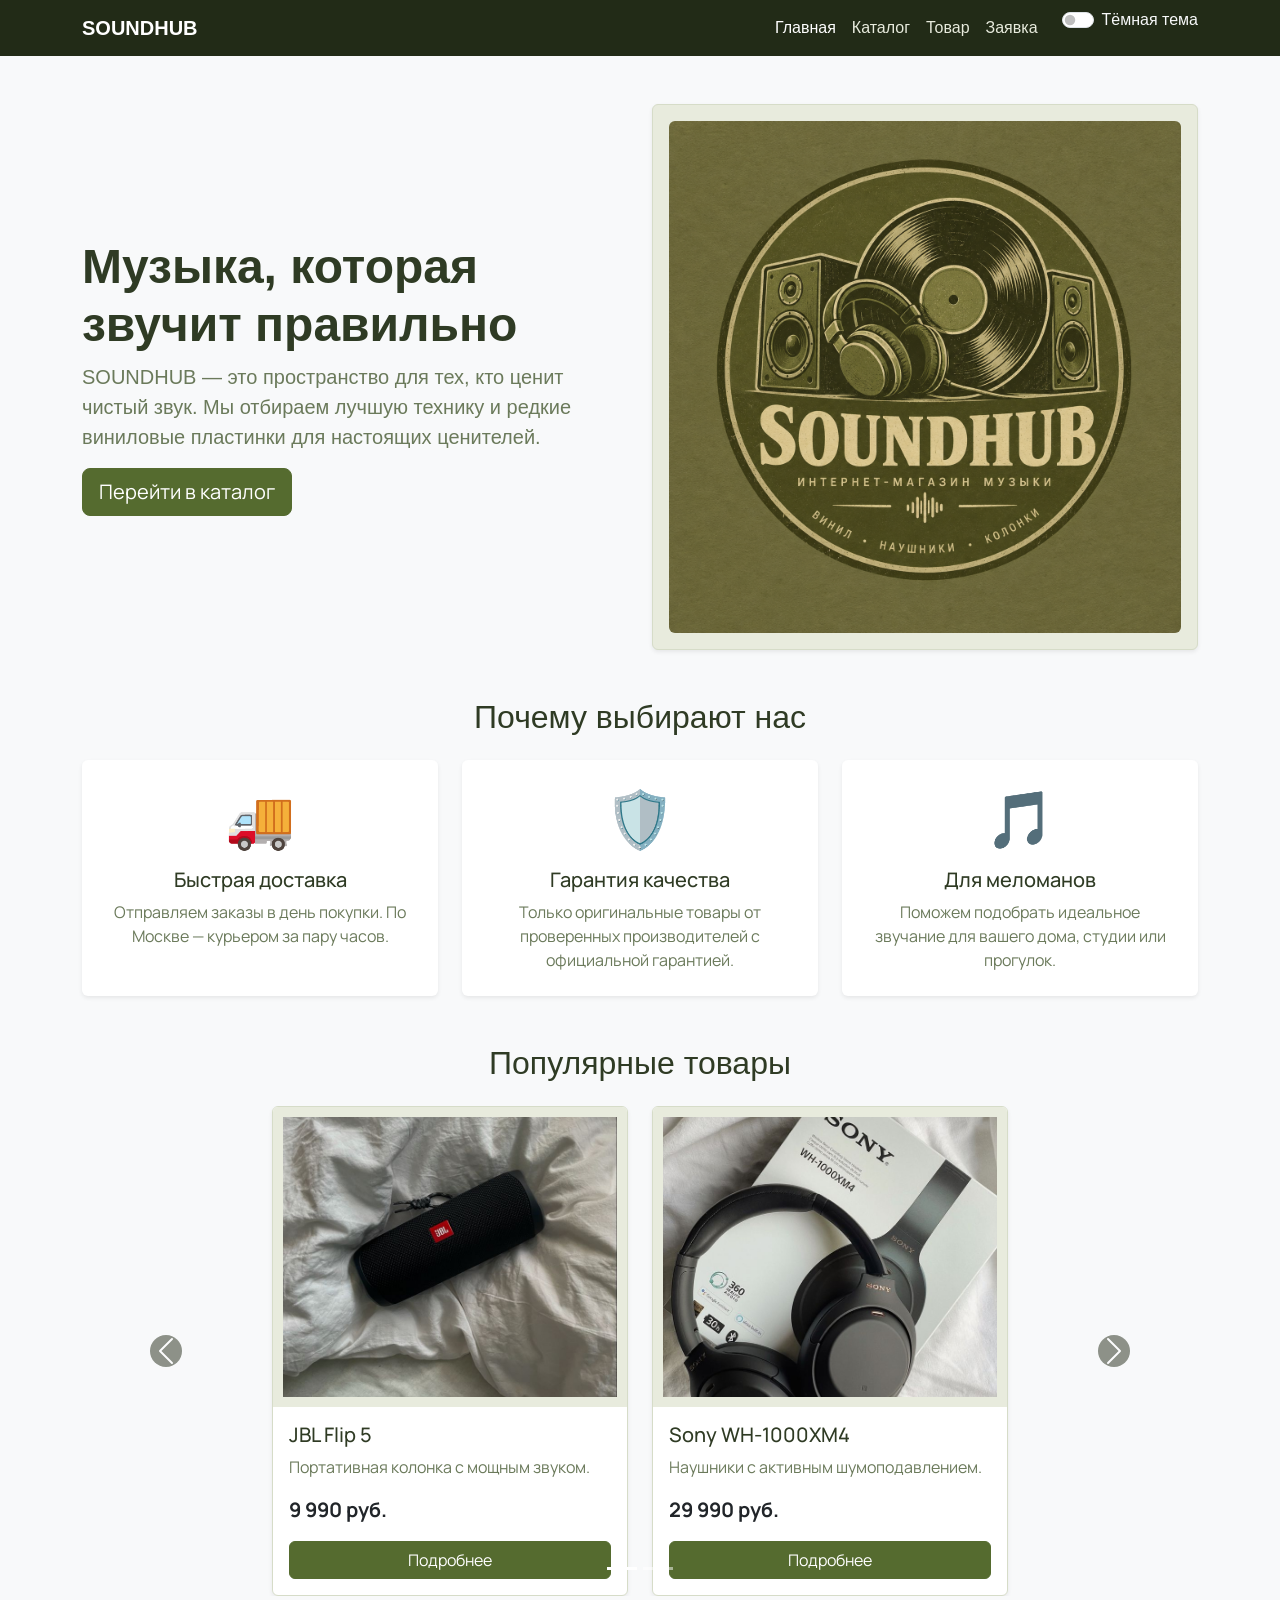
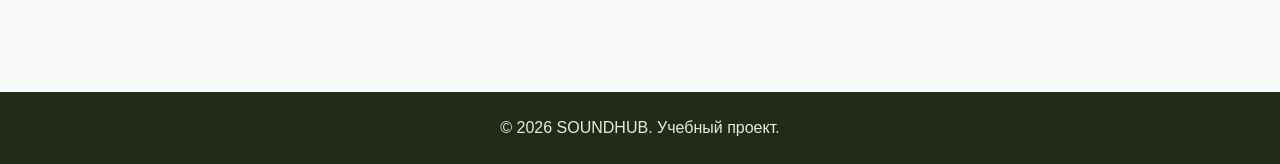
<file: index.html>
<!DOCTYPE html>
<html lang="ru" data-bs-theme="light">
<head>

  <link rel="preconnect" href="https://fonts.googleapis.com">
  <link rel="preconnect" href="https://fonts.gstatic.com" crossorigin>
  <link href="https://fonts.googleapis.com/css2?family=Manrope:wght@400;700&display=swap" rel="stylesheet">

  <meta charset="UTF-8">
  <meta name="viewport" content="width=device-width, initial-scale=1.0">
  <title>Главная – SOUNDHUB</title>
  <link rel="stylesheet" href="css/bootstrap.css">
  <link rel="stylesheet" href="css/custom.css">
</head>

<body class="bg-light">

  <nav class="navbar navbar-expand-lg navbar-dark bg-dark">
    <div class="container">
      <a class="navbar-brand" href="index.html">SOUNDHUB</a>
      <button class="navbar-toggler" type="button" data-bs-toggle="collapse" data-bs-target="#mainNavbar">
        <span class="navbar-toggler-icon"></span>
      </button>
      <div class="collapse navbar-collapse" id="mainNavbar">
        <ul class="navbar-nav ms-auto">
          <li class="nav-item"><a class="nav-link active" href="index.html">Главная</a></li>
          <li class="nav-item"><a class="nav-link" href="catalog.html">Каталог</a></li>
          <li class="nav-item"><a class="nav-link" href="product.html">Товар</a></li>
          <li class="nav-item"><a class="nav-link" href="order.html">Заявка</a></li>

          <li class="nav-item ms-lg-3">
            <div class="form-check form-switch m-0">
              <input class="form-check-input" type="checkbox" role="switch" id="theme-switch">
              <label class="form-check-label text-light" for="theme-switch" style="cursor: pointer;">Тёмная тема</label>
            </div>
          </li>
        </ul>
      </div>
    </div>
  </nav>

  <main>
    <section class="container my-5">
      <div class="row align-items-center g-4">
        <div class="col-12 col-md-6">
          <h1 class="display-5 fw-bold">Музыка, которая звучит правильно</h1>
          <p class="lead text-muted">SOUNDHUB — это пространство для тех, кто ценит чистый звук. Мы отбираем лучшую технику и редкие виниловые пластинки для настоящих ценителей.</p>
          <a class="btn btn-primary btn-lg" href="catalog.html">Перейти в каталог</a>
        </div>
                <div class="col-12 col-md-6">
          <div class="placeholder-image p-3 bg-white border rounded text-center shadow-sm d-flex align-items-center justify-content-center">
            <img src="images/Logo.PNG" alt="Логотип SOUNDHUB" class="img-fluid rounded" style="max-height: 100%;">
          </div>
        </div>
      </div>
    </section>

        <!-- Почему выбирают нас -->
    <section class="container my-5">
      <h2 class="text-center mb-4">Почему выбирают нас</h2>
      <div class="row g-4 text-center">
        
        <div class="col-12 col-md-4">
          <div class="card h-100 shadow-sm border-0 bg-white p-4">
            <div class="display-4 text-success mb-3">🚚</div>
            <h3 class="h5 card-title">Быстрая доставка</h3>
            <p class="card-text text-muted">Отправляем заказы в день покупки. По Москве — курьером за пару часов.</p>
          </div>
        </div>

        <div class="col-12 col-md-4">
          <div class="card h-100 shadow-sm border-0 bg-white p-4">
            <div class="display-4 text-success mb-3">🛡️</div>
            <h3 class="h5 card-title">Гарантия качества</h3>
            <p class="card-text text-muted">Только оригинальные товары от проверенных производителей с официальной гарантией.</p>
          </div>
        </div>

        <div class="col-12 col-md-4">
          <div class="card h-100 shadow-sm border-0 bg-white p-4">
            <div class="display-4 text-success mb-3">🎵</div>
            <h3 class="h5 card-title">Для меломанов</h3>
            <p class="card-text text-muted">Поможем подобрать идеальное звучание для вашего дома, студии или прогулок.</p>
          </div>
        </div>

      </div>
    </section>

    <section class="container my-5">
      <h2 class="text-center mb-4">Популярные товары</h2>
      
      <div id="popularCarousel" class="carousel slide" data-bs-ride="carousel">
        
        <div class="carousel-indicators">
          <button type="button" data-bs-target="#popularCarousel" data-bs-slide-to="0" class="active" aria-current="true" aria-label="Slide 1"></button>
          <button type="button" data-bs-target="#popularCarousel" data-bs-slide-to="1" aria-label="Slide 2"></button>
        </div>

        <!-- Слайды -->
        <div class="carousel-inner">
          
          <!-- Первый слайд -->
          <div class="carousel-item active">
            <div class="row justify-content-center g-4">
      
              <div class="col-12 col-md-6 col-lg-4">
                <div class="card h-100 shadow-sm">
                  <img src="images/flip5.jpg" class="card-img-top" alt="Колонка JBL Flip 5">
                  <div class="card-body d-flex flex-column">
                    <h3 class="card-title h5">JBL Flip 5</h3>
                    <p class="card-text text-muted">Портативная колонка с мощным звуком.</p>
                    <p class="fw-bold fs-5 mt-auto">9 990 руб.</p>
                    <a href="product-flip5.html" class="btn btn-primary w-100">Подробнее</a>
                  </div>
                </div>
              </div>

              <div class="col-12 col-md-6 col-lg-4">
                <div class="card h-100 shadow-sm">
                  <img src="images/SONY.jpg" class="card-img-top" alt="Sony WH-1000XM4">
                  <div class="card-body d-flex flex-column">
                    <h3 class="card-title h5">Sony WH-1000XM4</h3>
                    <p class="card-text text-muted">Наушники с активным шумоподавлением.</p>
                    <p class="fw-bold fs-5 mt-auto">29 990 руб.</p>
                    <a href="product-sony.html" class="btn btn-primary w-100">Подробнее</a>
                  </div>
                </div>
              </div>
            </div>
          </div>

          <!-- Второй слайд -->
          <div class="carousel-item">
            <div class="row justify-content-center g-4">
              
              <div class="col-12 col-md-6 col-lg-4">
                <div class="card h-100 shadow-sm">
                  <img src="images/MacBookAir.jpg" class="card-img-top" alt="MacBook Air">
                  <div class="card-body d-flex flex-column">
                    <h3 class="card-title h5">MacBook Air</h3>
                    <p class="card-text text-muted">Лёгкий и мощный ноутбук.</p>
                    <p class="fw-bold fs-5 mt-auto">99 990 руб.</p>
                    <a href="product-macbook.html" class="btn btn-primary w-100">Подробнее</a>
                  </div>
                </div>
              </div>
              
              <div class="col-12 col-md-6 col-lg-4">
                <div class="card h-100 shadow-sm">
                  <img src="images/vinil_arctic.jpg" class="card-img-top" alt="Arctic Monkeys AM">
                  <div class="card-body d-flex flex-column">
                    <h3 class="card-title h5">Arctic Monkeys — AM</h3>
                    <p class="card-text text-muted">Культовый альбом на виниле.</p>
                    <p class="fw-bold fs-5 mt-auto">4 800 руб.</p>
                    <a href="product-arctic.html" class="btn btn-primary w-100">Подробнее</a>
                  </div>
                </div>
              </div>
            </div>
          </div>
        </div>

        <button class="carousel-control-prev" type="button" data-bs-target="#popularCarousel" data-bs-slide="prev">
          <span class="carousel-control-prev-icon" aria-hidden="true" style="background-color: #222B17; border-radius: 50%;"></span>
          <span class="visually-hidden">Предыдущий</span>
        </button>
        <button class="carousel-control-next" type="button" data-bs-target="#popularCarousel" data-bs-slide="next">
          <span class="carousel-control-next-icon" aria-hidden="true" style="background-color: #222B17; border-radius: 50%;"></span>
          <span class="visually-hidden">Следующий</span>
        </button>

      </div>
    </section>
  </main>

  <footer class="bg-dark text-white py-4 mt-5">
    <div class="container text-center">
      <p class="mb-0">&copy; 2026 SOUNDHUB. Учебный проект.</p>
    </div>
  </footer>

  <!-- Модальное окно -->
  <div class="modal fade" id="orderModal" tabindex="-1" aria-hidden="true">
    <div class="modal-dialog">
      <div class="modal-content">
        <div class="modal-header">
          <h5 class="modal-title">Быстрая заявка</h5>
          <button type="button" class="btn-close" data-bs-dismiss="modal" aria-label="Закрыть"></button>
        </div>
        <div class="modal-body">
          <form>
            <div class="mb-3">
              <label class="form-label">Ваше имя</label>
              <input type="text" class="form-control" required>
            </div>
            <div class="mb-3">
              <label class="form-label">Телефон</label>
              <input type="tel" class="form-control" required>
            </div>
          </form>
        </div>
        <div class="modal-footer">
          <button type="button" class="btn btn-secondary" data-bs-dismiss="modal">Закрыть</button>
          <button type="button" class="btn btn-primary">Отправить</button>
        </div>
      </div>
    </div>
  </div>

  <script type="module" src="css/js/bootstrap.bundle.min.js"></script>
</body>
</html>
</file>
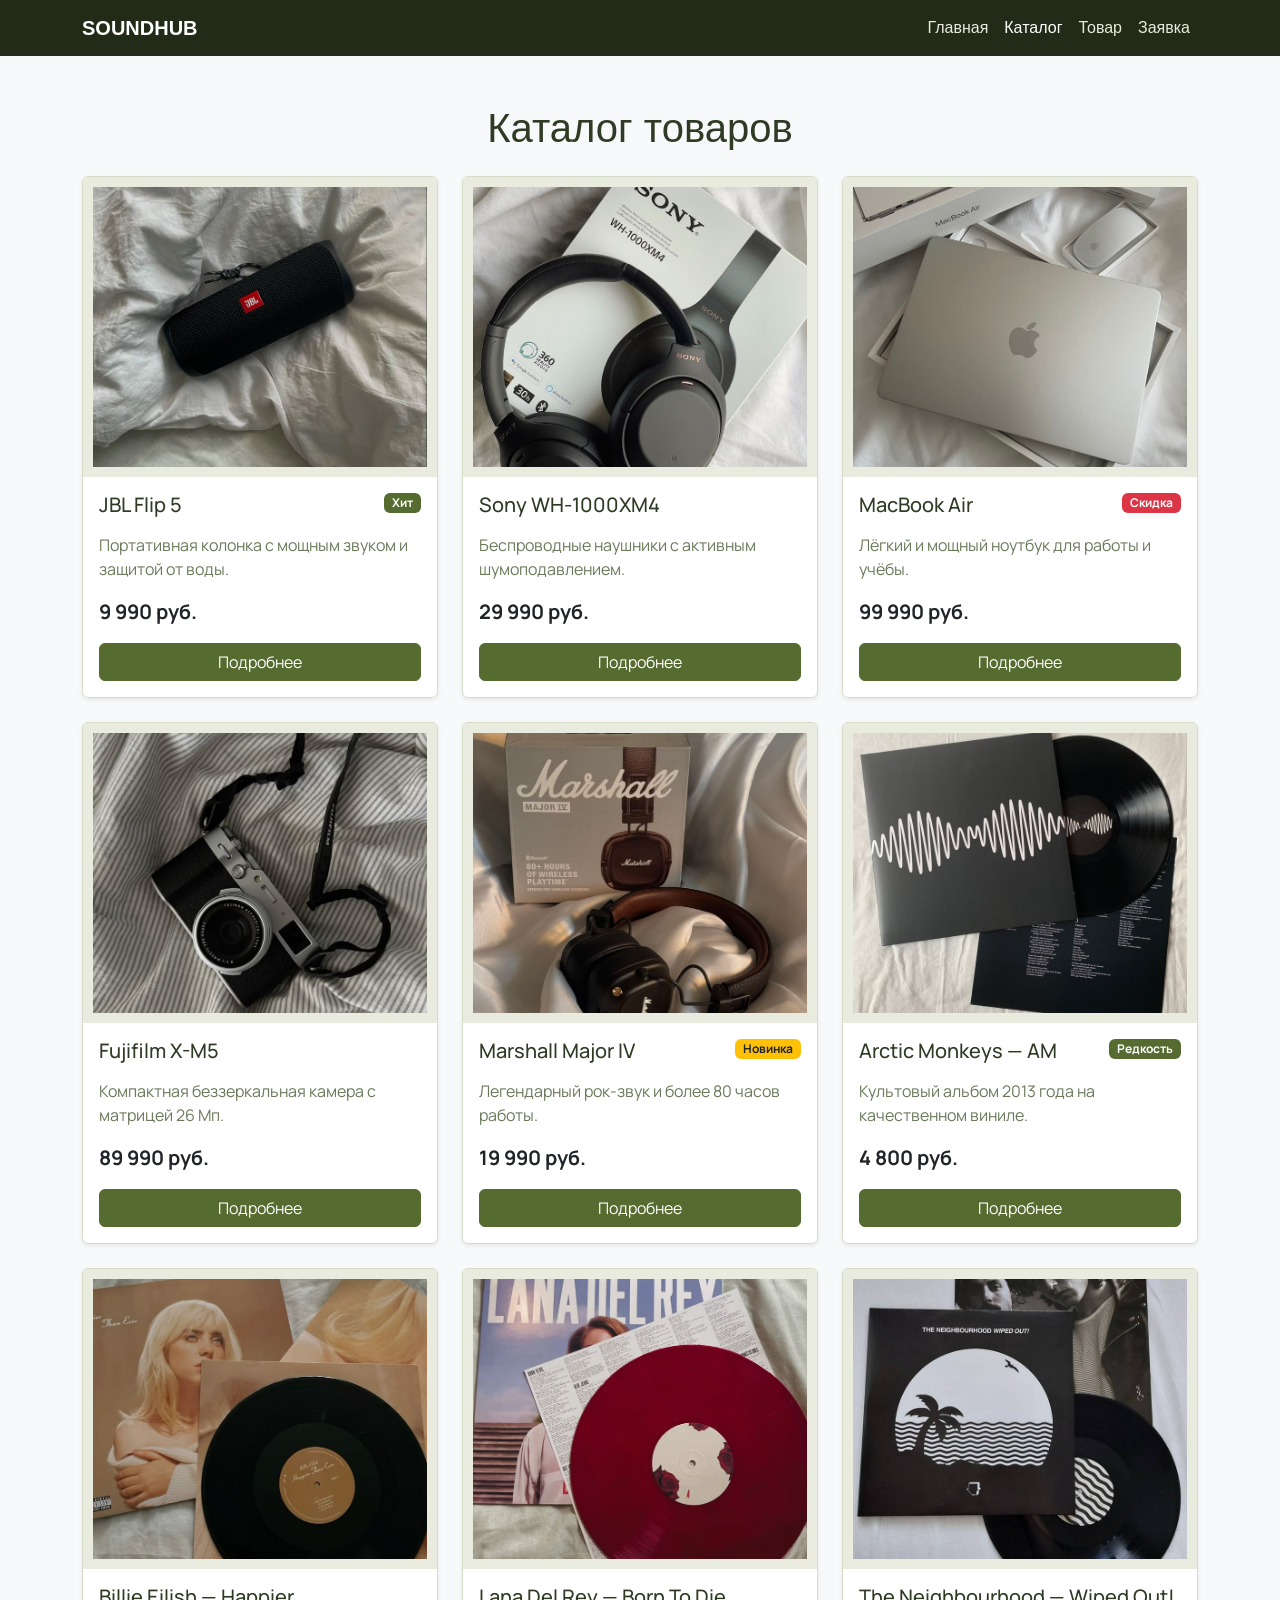
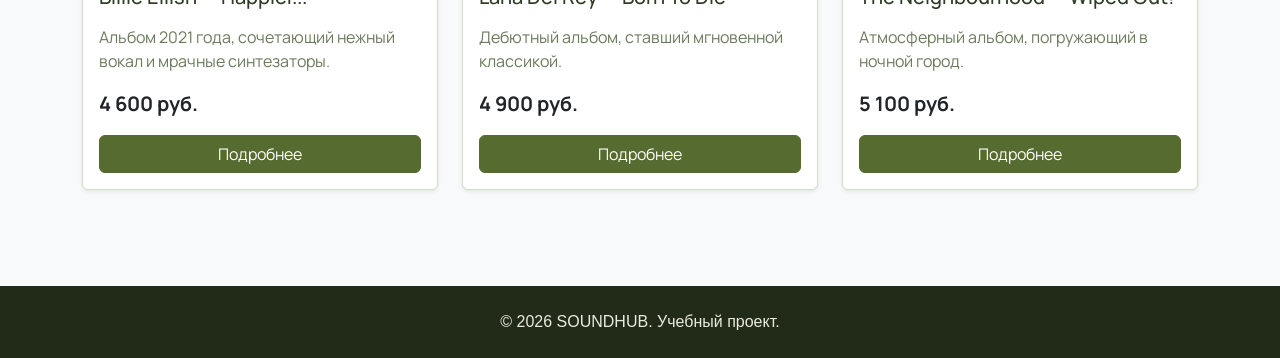
<file: catalog.html>
<!DOCTYPE html>
<html lang="ru">
<head>

  <link rel="preconnect" href="https://fonts.googleapis.com">
  <link rel="preconnect" href="https://fonts.gstatic.com" crossorigin>
  <link href="https://fonts.googleapis.com/css2?family=Manrope:wght@400;700&display=swap" rel="stylesheet">

  <meta charset="UTF-8">
  <meta name="viewport" content="width=device-width, initial-scale=1.0">
  <title>Каталог – SOUNDHUB</title>
  <link rel="stylesheet" href="css/bootstrap.css">
  <link rel="stylesheet" href="css/custom.css">
</head>
<body class="bg-light">

  <nav class="navbar navbar-expand-lg navbar-dark bg-dark">
    <div class="container">
      <a class="navbar-brand" href="index.html">SOUNDHUB</a>
      <button class="navbar-toggler" type="button" data-bs-toggle="collapse" data-bs-target="#mainNavbar">
        <span class="navbar-toggler-icon"></span>
      </button>
      <div class="collapse navbar-collapse" id="mainNavbar">
        <ul class="navbar-nav ms-auto">
          <li class="nav-item"><a class="nav-link" href="index.html">Главная</a></li>
          <li class="nav-item"><a class="nav-link active" href="catalog.html">Каталог</a></li>
          <li class="nav-item"><a class="nav-link" href="product.html">Товар</a></li>
          <li class="nav-item"><a class="nav-link" href="order.html">Заявка</a></li>
        </ul>
      </div>
    </div>
  </nav>

  <main class="container my-5">
    <h1 class="mb-4 text-center">Каталог товаров</h1>
    
    <div class="row g-4">
      
      <div class="col-12 col-md-6 col-lg-4">
        <div class="card h-100 shadow-sm">
          <img src="images/flip5.jpg" class="card-img-top" alt="Колонка JBL Flip 5">
          <div class="card-body d-flex flex-column">
            <div class="d-flex justify-content-between align-items-start mb-2">
              <h3 class="card-title h5">JBL Flip 5</h3>
              <span class="badge bg-success">Хит</span>
            </div>
            <p class="card-text text-muted">Портативная колонка с мощным звуком и защитой от воды.</p>
            <p class="fw-bold fs-5 mt-auto">9 990 руб.</p>
            <div class="d-flex gap-2">
              <a href="product-flip5.html" class="btn btn-primary w-100">Подробнее</a>
            </div>
          </div>
        </div>
      </div>

      <div class="col-12 col-md-6 col-lg-4">
        <div class="card h-100 shadow-sm">
          <img src="images/SONY.jpg" class="card-img-top" alt="Наушники Sony">
          <div class="card-body d-flex flex-column">
            <div class="d-flex justify-content-between align-items-start mb-2">
              <h3 class="card-title h5">Sony WH-1000XM4</h3>
            </div>
            <p class="card-text text-muted">Беспроводные наушники с активным шумоподавлением.</p>
            <p class="fw-bold fs-5 mt-auto">29 990 руб.</p>
            <div class="d-flex gap-2">
              <a href="product-sony.html" class="btn btn-primary w-100">Подробнее</a>
            </div>
          </div>
        </div>
      </div>

      <div class="col-12 col-md-6 col-lg-4">
        <div class="card h-100 shadow-sm">
          <img src="images/MacBookAir.jpg" class="card-img-top" alt="MacBook Air">
          <div class="card-body d-flex flex-column">
            <div class="d-flex justify-content-between align-items-start mb-2">
              <h3 class="card-title h5">MacBook Air</h3>
              <span class="badge bg-danger">Скидка</span>
            </div>
            <p class="card-text text-muted">Лёгкий и мощный ноутбук для работы и учёбы.</p>
            <p class="fw-bold fs-5 mt-auto">99 990 руб.</p>
            <div class="d-flex gap-2">
              <a href="product-macbook.html" class="btn btn-primary w-100">Подробнее</a>
            </div>
          </div>
        </div>
      </div>

      <div class="col-12 col-md-6 col-lg-4">
        <div class="card h-100 shadow-sm">
          <img src="images/Fujifilm_xm5.jpg" class="card-img-top" alt="Fujifilm X-M5">
          <div class="card-body d-flex flex-column">
            <div class="d-flex justify-content-between align-items-start mb-2">
              <h3 class="card-title h5">Fujifilm X-M5</h3>
            </div>
            <p class="card-text text-muted">Компактная беззеркальная камера с матрицей 26 Мп.</p>
            <p class="fw-bold fs-5 mt-auto">89 990 руб.</p>
            <div class="d-flex gap-2">
              <a href="product-fujifilm.html" class="btn btn-primary w-100">Подробнее</a>
            </div>
          </div>
        </div>
      </div>

      <div class="col-12 col-md-6 col-lg-4">
        <div class="card h-100 shadow-sm">
          <img src="images/marshal.jpg" class="card-img-top" alt="Marshall Major IV">
          <div class="card-body d-flex flex-column">
            <div class="d-flex justify-content-between align-items-start mb-2">
              <h3 class="card-title h5">Marshall Major IV</h3>
              <span class="badge bg-warning text-dark">Новинка</span>
            </div>
            <p class="card-text text-muted">Легендарный рок-звук и более 80 часов работы.</p>
            <p class="fw-bold fs-5 mt-auto">19 990 руб.</p>
            <div class="d-flex gap-2">
              <a href="product-marshall.html" class="btn btn-primary w-100">Подробнее</a>
            </div>
          </div>
        </div>
      </div>

      <div class="col-12 col-md-6 col-lg-4">
        <div class="card h-100 shadow-sm">
          <img src="images/vinil_arctic.jpg" class="card-img-top" alt="Arctic Monkeys AM">
          <div class="card-body d-flex flex-column">
            <div class="d-flex justify-content-between align-items-start mb-2">
              <h3 class="card-title h5">Arctic Monkeys — AM</h3>
              <span class="badge bg-success">Редкость</span>
            </div>
            <p class="card-text text-muted">Культовый альбом 2013 года на качественном виниле.</p>
            <p class="fw-bold fs-5 mt-auto">4 800 руб.</p>
            <div class="d-flex gap-2">
              <a href="product-arctic.html" class="btn btn-primary w-100">Подробнее</a>
            </div>
          </div>
        </div>
      </div>

      <div class="col-12 col-md-6 col-lg-4">
        <div class="card h-100 shadow-sm">
          <img src="images/vinil_Billie.jpg" class="card-img-top" alt="Billie Eilish">
          <div class="card-body d-flex flex-column">
            <div class="d-flex justify-content-between align-items-start mb-2">
              <h3 class="card-title h5">Billie Eilish — Happier...</h3>
            </div>
            <p class="card-text text-muted">Альбом 2021 года, сочетающий нежный вокал и мрачные синтезаторы.</p>
            <p class="fw-bold fs-5 mt-auto">4 600 руб.</p>
            <div class="d-flex gap-2">
              <a href="product-billie.html" class="btn btn-primary w-100">Подробнее</a>
            </div>
          </div>
        </div>
      </div>

      <div class="col-12 col-md-6 col-lg-4">
        <div class="card h-100 shadow-sm">
          <img src="images/vinil_Lana.jpg" class="card-img-top" alt="Lana Del Rey">
          <div class="card-body d-flex flex-column">
            <div class="d-flex justify-content-between align-items-start mb-2">
              <h3 class="card-title h5">Lana Del Rey — Born To Die</h3>
            </div>
            <p class="card-text text-muted">Дебютный альбом, ставший мгновенной классикой.</p>
            <p class="fw-bold fs-5 mt-auto">4 900 руб.</p>
            <div class="d-flex gap-2">
              <a href="product-lana.html" class="btn btn-primary w-100">Подробнее</a>
            </div>
          </div>
        </div>
      </div>

      <div class="col-12 col-md-6 col-lg-4">
        <div class="card h-100 shadow-sm">
          <img src="images/vinil_Neighbourhood.jpg" class="card-img-top" alt="The Neighbourhood">
          <div class="card-body d-flex flex-column">
            <div class="d-flex justify-content-between align-items-start mb-2">
              <h3 class="card-title h5">The Neighbourhood — Wiped Out!</h3>
            </div>
            <p class="card-text text-muted">Атмосферный альбом, погружающий в ночной город.</p>
            <p class="fw-bold fs-5 mt-auto">5 100 руб.</p>
            <div class="d-flex gap-2">
              <a href="product-neighbourhood.html" class="btn btn-primary w-100">Подробнее</a>
            </div>
          </div>
        </div>
      </div>

    </div>
  </main>

  <footer class="bg-dark text-white py-4 mt-5">
    <div class="container text-center">
      <p class="mb-0">&copy; 2026 SOUNDHUB. Учебный проект.</p>
    </div>
  </footer>

  <script type="module" src="css/js/bootstrap.bundle.min.js"></script></body>
</html>
</file>
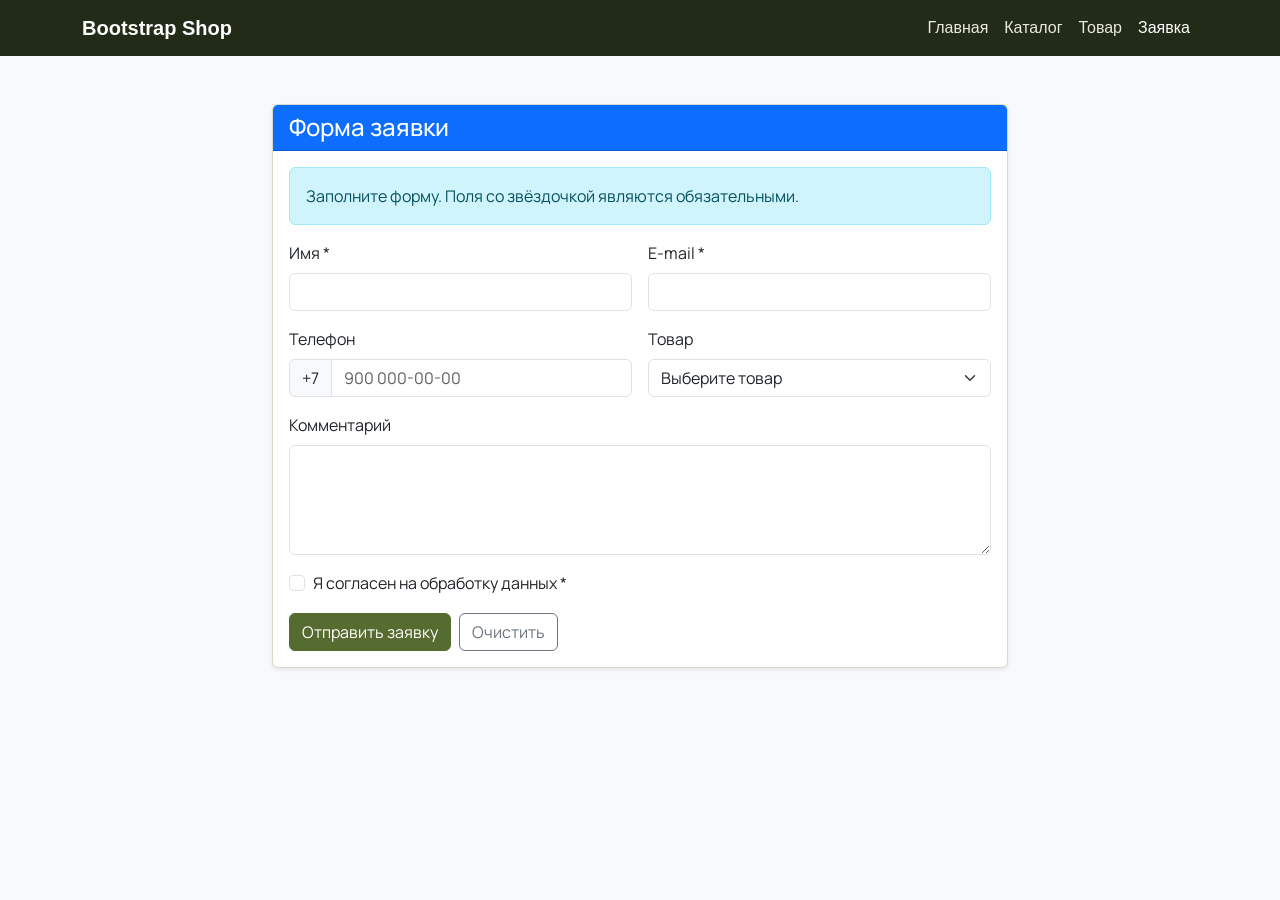
<file: order.html>
<!DOCTYPE html>
<html lang="ru">
<head>

  <link rel="preconnect" href="https://fonts.googleapis.com">
  <link rel="preconnect" href="https://fonts.gstatic.com" crossorigin>
  <link href="https://fonts.googleapis.com/css2?family=Manrope:wght@400;700&display=swap" rel="stylesheet">

  <meta charset="UTF-8">
  <meta name="viewport" content="width=device-width, initial-scale=1.0">
  <title>Заявка – Bootstrap Shop</title>
  <link rel="stylesheet" href="css/bootstrap.css">
  <link rel="stylesheet" href="css/custom.css">
</head>
<body class="bg-light">

  <nav class="navbar navbar-expand-lg navbar-dark bg-dark">
    <div class="container">
      <a class="navbar-brand" href="index.html">Bootstrap Shop</a>
      <button class="navbar-toggler" type="button" data-bs-toggle="collapse" data-bs-target="#mainNavbar">
        <span class="navbar-toggler-icon"></span>
      </button>
      <div class="collapse navbar-collapse" id="mainNavbar">
        <ul class="navbar-nav ms-auto">
          <li class="nav-item"><a class="nav-link" href="index.html">Главная</a></li>
          <li class="nav-item"><a class="nav-link" href="catalog.html">Каталог</a></li>
          <li class="nav-item"><a class="nav-link" href="product.html">Товар</a></li>
          <li class="nav-item"><a class="nav-link active" href="order.html">Заявка</a></li>
        </ul>
      </div>
    </div>
  </nav>

  <main class="container my-5">
    <div class="row justify-content-center">
      <div class="col-12 col-lg-8">
        <div class="card shadow-sm">
          <div class="card-header bg-primary text-white">
            <h1 class="h4 mb-0">Форма заявки</h1>
          </div>
          <div class="card-body">
            <div class="alert alert-info" role="alert">
              Заполните форму. Поля со звёздочкой являются обязательными.
            </div>

            <form>
              <div class="row g-3">
                <div class="col-12 col-md-6">
                  <label for="order-name" class="form-label">Имя *</label>
                  <input id="order-name" type="text" class="form-control" required>
                </div>
                <div class="col-12 col-md-6">
                  <label for="order-email" class="form-label">E-mail *</label>
                  <input id="order-email" type="email" class="form-control" required>
                </div>
                <div class="col-12 col-md-6">
                  <label for="order-phone" class="form-label">Телефон</label>
                  <div class="input-group">
                    <span class="input-group-text">+7</span>
                    <input id="order-phone" type="tel" class="form-control" placeholder="900 000-00-00">
                  </div>
                </div>
                <div class="col-12 col-md-6">
                  <label for="order-product" class="form-label">Товар</label>
                  <select id="order-product" class="form-select">
                    <option selected>Выберите товар</option>
                    <option value="1">Винил</option>
                    <option value="2">Наушники</option>
                    <option value="3">Плееры</option>
                  </select>
                </div>
                <div class="col-12">
                  <label for="order-comment" class="form-label">Комментарий</label>
                  <textarea id="order-comment" class="form-control" rows="4"></textarea>
                </div>
                <div class="col-12">
                  <div class="form-check">
                    <input id="order-agree" class="form-check-input" type="checkbox" required>
                    <label class="form-check-label" for="order-agree">Я согласен на обработку данных *</label>
                  </div>
                </div>
                <div class="col-12 d-flex gap-2">
                  <button class="btn btn-primary" type="submit">Отправить заявку</button>
                  <button class="btn btn-outline-secondary" type="reset">Очистить</button>
                </div>
              </div>
            </form>
          </div>
        </div>
      </div>
    </div>
  </main>

  <script type="module" src="css/js/bootstrap.bundle.min.js"></script>
</body>
</html>
</file>
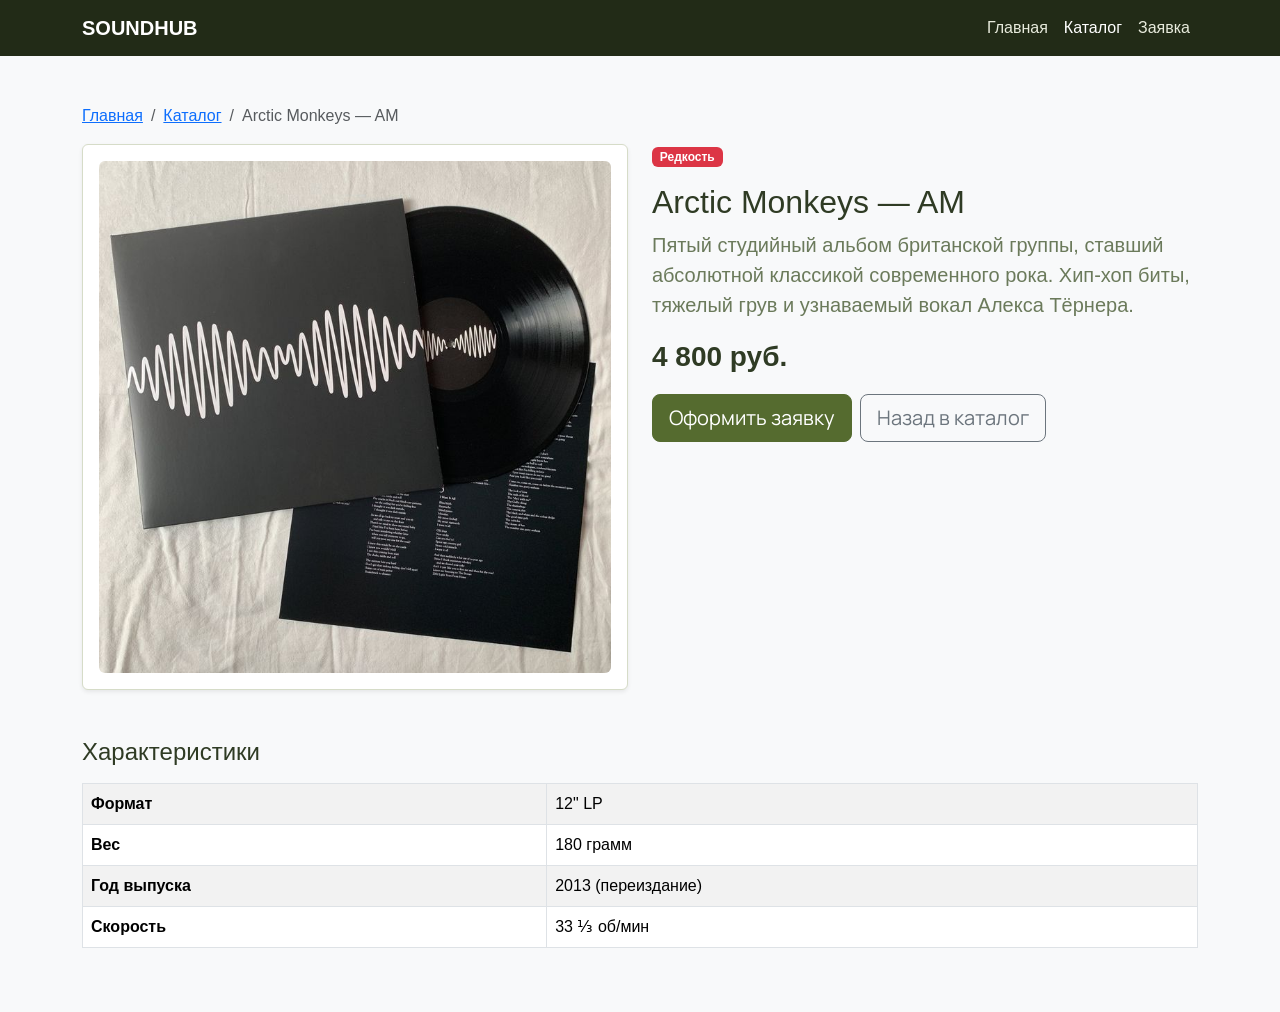
<file: product-arctic.html>
<!DOCTYPE html>
<html lang="ru">
<head>

  <link rel="preconnect" href="https://fonts.googleapis.com">
<link rel="preconnect" href="https://fonts.gstatic.com" crossorigin>
<link href="https://fonts.googleapis.com/css2?family=Manrope:wght@400;700&display=swap" rel="stylesheet">

  <meta charset="UTF-8">
  <meta name="viewport" content="width=device-width, initial-scale=1.0">
  <title>Arctic Monkeys – SOUNDHUB</title>
  <link rel="stylesheet" href="css/bootstrap.css">
  <link rel="stylesheet" href="css/custom.css">
</head>
<body class="bg-light">

  <nav class="navbar navbar-expand-lg navbar-dark bg-dark">
    <div class="container">
      <a class="navbar-brand" href="index.html">SOUNDHUB</a>
      <div class="collapse navbar-collapse" id="mainNavbar">
        <ul class="navbar-nav ms-auto">
          <li class="nav-item"><a class="nav-link" href="index.html">Главная</a></li>
          <li class="nav-item"><a class="nav-link active" href="catalog.html">Каталог</a></li>
          <li class="nav-item"><a class="nav-link" href="order.html">Заявка</a></li>
        </ul>
      </div>
    </div>
  </nav>

  <main class="container my-5">
    <nav aria-label="breadcrumb">
      <ol class="breadcrumb">
        <li class="breadcrumb-item"><a href="index.html">Главная</a></li>
        <li class="breadcrumb-item"><a href="catalog.html">Каталог</a></li>
        <li class="breadcrumb-item active" aria-current="page">Arctic Monkeys — AM</li>
      </ol>
    </nav>

    <div class="row g-4">
      <div class="col-12 col-lg-6">
        <div class="card shadow-sm h-100 d-flex align-items-center justify-content-center p-3">
          <img src="images/vinil_arctic.jpg" class="img-fluid rounded" alt="Винил Arctic Monkeys">
        </div>
      </div>
      
      <div class="col-12 col-lg-6">
        <span class="badge bg-danger mb-3">Редкость</span>
        <h1 class="h2">Arctic Monkeys — AM</h1>
        <p class="lead text-muted">Пятый студийный альбом британской группы, ставший абсолютной классикой современного рока. Хип-хоп биты, тяжелый грув и узнаваемый вокал Алекса Тёрнера.</p>
        <p class="fs-3 fw-bold">4 800 руб.</p>
        <div class="d-flex gap-2 mb-4">
          <a class="btn btn-primary btn-lg" href="order.html">Оформить заявку</a>
          <a class="btn btn-outline-secondary btn-lg" href="catalog.html">Назад в каталог</a>
        </div>
      </div>
    </div>

    <section class="mt-5">
      <h2 class="h4 mb-3">Характеристики</h2>
      <div class="table-responsive">
        <table class="table table-striped table-bordered align-middle">
          <tbody>
            <tr><th>Формат</th><td>12" LP</td></tr>
            <tr><th>Вес</th><td>180 грамм</td></tr>
            <tr><th>Год выпуска</th><td>2013 (переиздание)</td></tr>
            <tr><th>Скорость</th><td>33 ⅓ об/мин</td></tr>
          </tbody>
        </table>
      </div>
    </section>
  </main>

  <script type="module" src="css/js/bootstrap.bundle.min.js"></script>
</body>
</html>
</file>
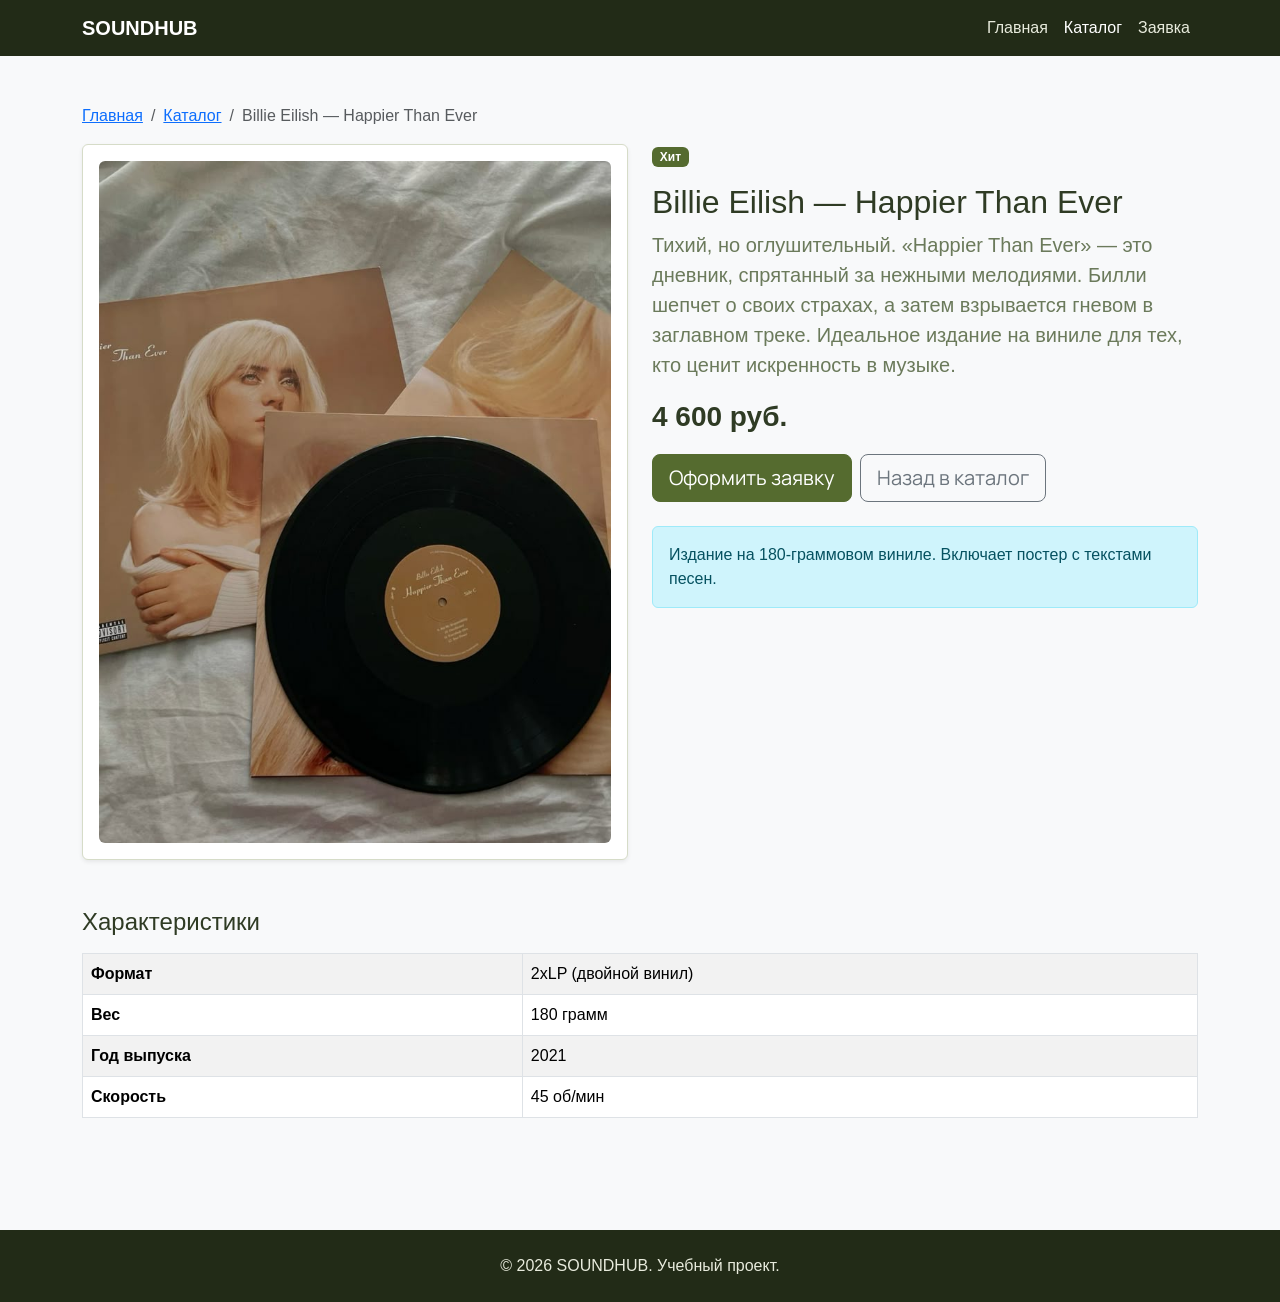
<file: product-billie.html>
<!DOCTYPE html>
<html lang="ru">
<head>

    <link rel="preconnect" href="https://fonts.googleapis.com">
    <link rel="preconnect" href="https://fonts.gstatic.com" crossorigin>
    <link href="https://fonts.googleapis.com/css2?family=Manrope:wght@400;700&display=swap" rel="stylesheet">

  <meta charset="UTF-8">
  <meta name="viewport" content="width=device-width, initial-scale=1.0">
  <title>Billie Eilish — Happier Than Ever – SOUNDHUB</title>
  <link rel="stylesheet" href="css/bootstrap.css">
  <link rel="stylesheet" href="css/custom.css">
</head>
<body class="bg-light">

  <nav class="navbar navbar-expand-lg navbar-dark bg-dark">
    <div class="container">
      <a class="navbar-brand" href="index.html">SOUNDHUB</a>
      <button class="navbar-toggler" type="button" data-bs-toggle="collapse" data-bs-target="#mainNavbar">
        <span class="navbar-toggler-icon"></span>
      </button>
      <div class="collapse navbar-collapse" id="mainNavbar">
        <ul class="navbar-nav ms-auto">
          <li class="nav-item"><a class="nav-link" href="index.html">Главная</a></li>
          <li class="nav-item"><a class="nav-link active" href="catalog.html">Каталог</a></li>
          <li class="nav-item"><a class="nav-link" href="order.html">Заявка</a></li>
        </ul>
      </div>
    </div>
  </nav>

  <main class="container my-5">
    <nav aria-label="breadcrumb">
      <ol class="breadcrumb">
        <li class="breadcrumb-item"><a href="index.html">Главная</a></li>
        <li class="breadcrumb-item"><a href="catalog.html">Каталог</a></li>
        <li class="breadcrumb-item active" aria-current="page">Billie Eilish — Happier Than Ever</li>
      </ol>
    </nav>

    <div class="row g-4">
      <div class="col-12 col-lg-6">
        <div class="card shadow-sm h-100 d-flex align-items-center justify-content-center p-3">
          <img src="images/vinil_Billie.jpg" class="img-fluid rounded" alt="Винил Billie Eilish">
        </div>
      </div>
      
      <div class="col-12 col-lg-6">
        <span class="badge bg-success mb-3">Хит</span>
        <h1 class="h2">Billie Eilish — Happier Than Ever</h1>
        <p class="lead text-muted">Тихий, но оглушительный. «Happier Than Ever» — это дневник, спрятанный за нежными мелодиями. Билли шепчет о своих страхах, а затем взрывается гневом в заглавном треке. Идеальное издание на виниле для тех, кто ценит искренность в музыке.</p>
        <p class="fs-3 fw-bold">4 600 руб.</p>
        <div class="d-flex gap-2 mb-4">
          <a class="btn btn-primary btn-lg" href="order.html">Оформить заявку</a>
          <a class="btn btn-outline-secondary btn-lg" href="catalog.html">Назад в каталог</a>
        </div>
        <div class="alert alert-info" role="alert">
          Издание на 180-граммовом виниле. Включает постер с текстами песен.
        </div>
      </div>
    </div>

    <section class="mt-5">
      <h2 class="h4 mb-3">Характеристики</h2>
      <div class="table-responsive">
        <table class="table table-striped table-bordered align-middle">
          <tbody>
            <tr><th>Формат</th><td>2xLP (двойной винил)</td></tr>
            <tr><th>Вес</th><td>180 грамм</td></tr>
            <tr><th>Год выпуска</th><td>2021</td></tr>
            <tr><th>Скорость</th><td>45 об/мин</td></tr>
          </tbody>
        </table>
      </div>
    </section>
  </main>

  <footer class="bg-dark text-white py-4 mt-5">
    <div class="container text-center">
      <p class="mb-0">&copy; 2026 SOUNDHUB. Учебный проект.</p>
    </div>
  </footer>

  <script src="css/js/bootstrap.bundle.min.js"></script>
</body>
</html>
</file>
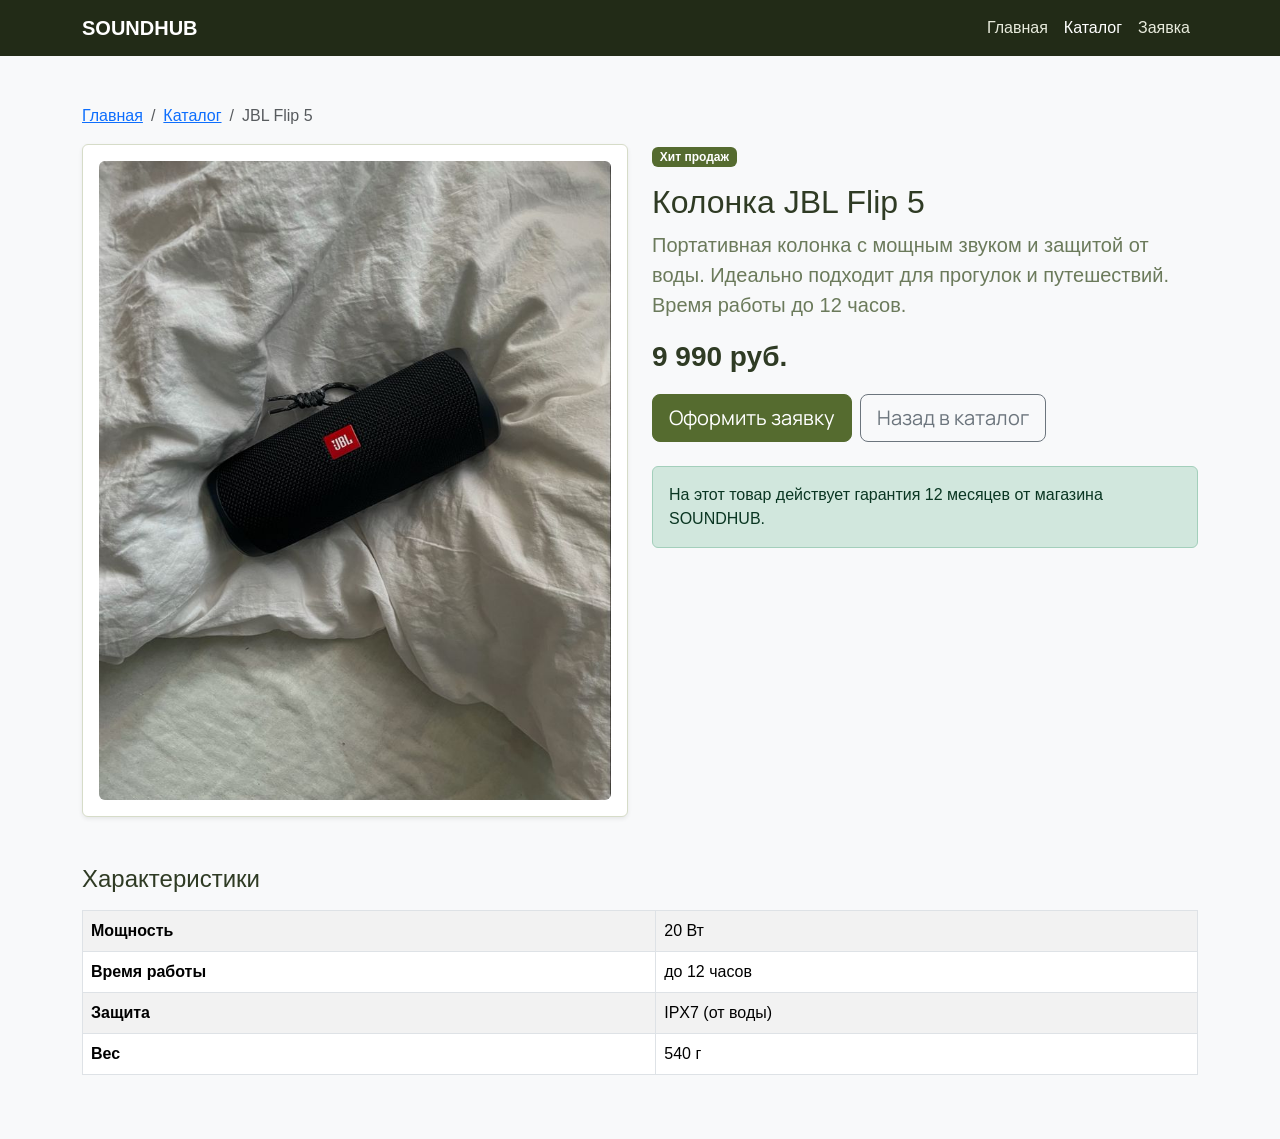
<file: product-flip5.html>
<!DOCTYPE html>
<html lang="ru">
<head>

  <link rel="preconnect" href="https://fonts.googleapis.com">
  <link rel="preconnect" href="https://fonts.gstatic.com" crossorigin>
  <link href="https://fonts.googleapis.com/css2?family=Manrope:wght@400;700&display=swap" rel="stylesheet">

  <meta charset="UTF-8">
  <meta name="viewport" content="width=device-width, initial-scale=1.0">
  <title>JBL Flip 5 – SOUNDHUB</title>
  <link rel="stylesheet" href="css/bootstrap.css">
  <link rel="stylesheet" href="css/custom.css">
</head>
<body class="bg-light">

  <nav class="navbar navbar-expand-lg navbar-dark bg-dark">
    <div class="container">
      <a class="navbar-brand" href="index.html">SOUNDHUB</a>
      <div class="collapse navbar-collapse" id="mainNavbar">
        <ul class="navbar-nav ms-auto">
          <li class="nav-item"><a class="nav-link" href="index.html">Главная</a></li>
          <li class="nav-item"><a class="nav-link active" href="catalog.html">Каталог</a></li>
          <li class="nav-item"><a class="nav-link" href="order.html">Заявка</a></li>
        </ul>
      </div>
    </div>
  </nav>

  <main class="container my-5">
    <nav aria-label="breadcrumb">
      <ol class="breadcrumb">
        <li class="breadcrumb-item"><a href="index.html">Главная</a></li>
        <li class="breadcrumb-item"><a href="catalog.html">Каталог</a></li>
        <li class="breadcrumb-item active" aria-current="page">JBL Flip 5</li>
      </ol>
    </nav>

    <div class="row g-4">
      <div class="col-12 col-lg-6">
        <div class="card shadow-sm h-100 d-flex align-items-center justify-content-center p-3">
          <img src="images/flip5.jpg" class="img-fluid rounded" alt="Колонка JBL Flip 5">
        </div>
      </div>
      
      <div class="col-12 col-lg-6">
        <span class="badge bg-success mb-3">Хит продаж</span>
        <h1 class="h2">Колонка JBL Flip 5</h1>
        <p class="lead text-muted">Портативная колонка с мощным звуком и защитой от воды. Идеально подходит для прогулок и путешествий. Время работы до 12 часов.</p>
        <p class="fs-3 fw-bold">9 990 руб.</p>
        <div class="d-flex gap-2 mb-4">
          <a class="btn btn-primary btn-lg" href="order.html">Оформить заявку</a>
          <a class="btn btn-outline-secondary btn-lg" href="catalog.html">Назад в каталог</a>
        </div>
        <div class="alert alert-success" role="alert">
          На этот товар действует гарантия 12 месяцев от магазина SOUNDHUB.
        </div>
      </div>
    </div>

    <section class="mt-5">
      <h2 class="h4 mb-3">Характеристики</h2>
      <div class="table-responsive">
        <table class="table table-striped table-bordered align-middle">
          <tbody>
            <tr><th>Мощность</th><td>20 Вт</td></tr>
            <tr><th>Время работы</th><td>до 12 часов</td></tr>
            <tr><th>Защита</th><td>IPX7 (от воды)</td></tr>
            <tr><th>Вес</th><td>540 г</td></tr>
          </tbody>
        </table>
      </div>
    </section>
  </main>

  <script src="css/js/bootstrap.bundle.min.js"></script>
</body>
</html>
</file>
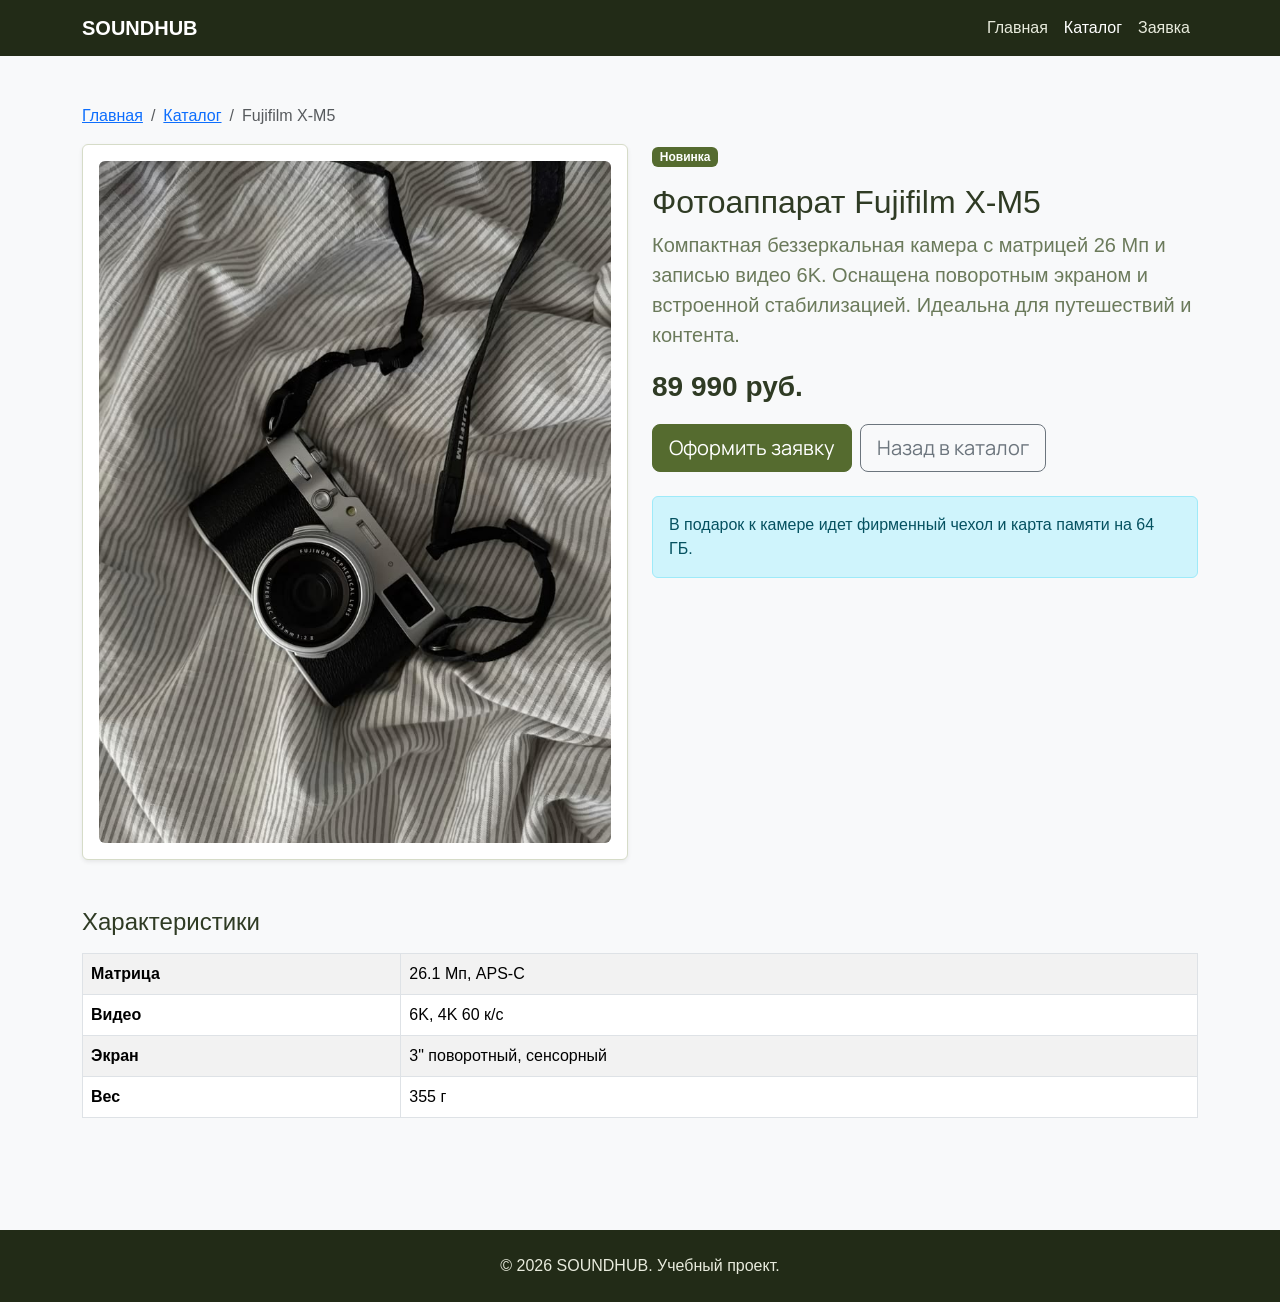
<file: product-fujifilm.html>
<!DOCTYPE html>
<html lang="ru">
<head>

    <link rel="preconnect" href="https://fonts.googleapis.com">
    <link rel="preconnect" href="https://fonts.gstatic.com" crossorigin>
    <link href="https://fonts.googleapis.com/css2?family=Manrope:wght@400;700&display=swap" rel="stylesheet">

  <meta charset="UTF-8">
  <meta name="viewport" content="width=device-width, initial-scale=1.0">
  <title>Fujifilm X-M5 – SOUNDHUB</title>
  <link rel="stylesheet" href="css/bootstrap.css">
  <link rel="stylesheet" href="css/custom.css">
</head>
<body class="bg-light">

  <nav class="navbar navbar-expand-lg navbar-dark bg-dark">
    <div class="container">
      <a class="navbar-brand" href="index.html">SOUNDHUB</a>
      <button class="navbar-toggler" type="button" data-bs-toggle="collapse" data-bs-target="#mainNavbar">
        <span class="navbar-toggler-icon"></span>
      </button>
      <div class="collapse navbar-collapse" id="mainNavbar">
        <ul class="navbar-nav ms-auto">
          <li class="nav-item"><a class="nav-link" href="index.html">Главная</a></li>
          <li class="nav-item"><a class="nav-link active" href="catalog.html">Каталог</a></li>
          <li class="nav-item"><a class="nav-link" href="order.html">Заявка</a></li>
        </ul>
      </div>
    </div>
  </nav>

  <main class="container my-5">
    <nav aria-label="breadcrumb">
      <ol class="breadcrumb">
        <li class="breadcrumb-item"><a href="index.html">Главная</a></li>
        <li class="breadcrumb-item"><a href="catalog.html">Каталог</a></li>
        <li class="breadcrumb-item active" aria-current="page">Fujifilm X-M5</li>
      </ol>
    </nav>

    <div class="row g-4">
      <div class="col-12 col-lg-6">
        <div class="card shadow-sm h-100 d-flex align-items-center justify-content-center p-3">
          <img src="images/Fujifilm_xm5.jpg" class="img-fluid rounded" alt="Фотоаппарат Fujifilm X-M5">
        </div>
      </div>
      
      <div class="col-12 col-lg-6">
        <span class="badge bg-success mb-3">Новинка</span>
        <h1 class="h2">Фотоаппарат Fujifilm X-M5</h1>
        <p class="lead text-muted">Компактная беззеркальная камера с матрицей 26 Мп и записью видео 6K. Оснащена поворотным экраном и встроенной стабилизацией. Идеальна для путешествий и контента.</p>
        <p class="fs-3 fw-bold">89 990 руб.</p>
        <div class="d-flex gap-2 mb-4">
          <a class="btn btn-primary btn-lg" href="order.html">Оформить заявку</a>
          <a class="btn btn-outline-secondary btn-lg" href="catalog.html">Назад в каталог</a>
        </div>
        <div class="alert alert-info" role="alert">
          В подарок к камере идет фирменный чехол и карта памяти на 64 ГБ.
        </div>
      </div>
    </div>

    <section class="mt-5">
      <h2 class="h4 mb-3">Характеристики</h2>
      <div class="table-responsive">
        <table class="table table-striped table-bordered align-middle">
          <tbody>
            <tr><th>Матрица</th><td>26.1 Мп, APS-C</td></tr>
            <tr><th>Видео</th><td>6K, 4K 60 к/с</td></tr>
            <tr><th>Экран</th><td>3" поворотный, сенсорный</td></tr>
            <tr><th>Вес</th><td>355 г</td></tr>
          </tbody>
        </table>
      </div>
    </section>
  </main>

  <footer class="bg-dark text-white py-4 mt-5">
    <div class="container text-center">
      <p class="mb-0">&copy; 2026 SOUNDHUB. Учебный проект.</p>
    </div>
  </footer>

  <script src="css/js/bootstrap.bundle.min.js"></script>
</body>
</html>
</file>
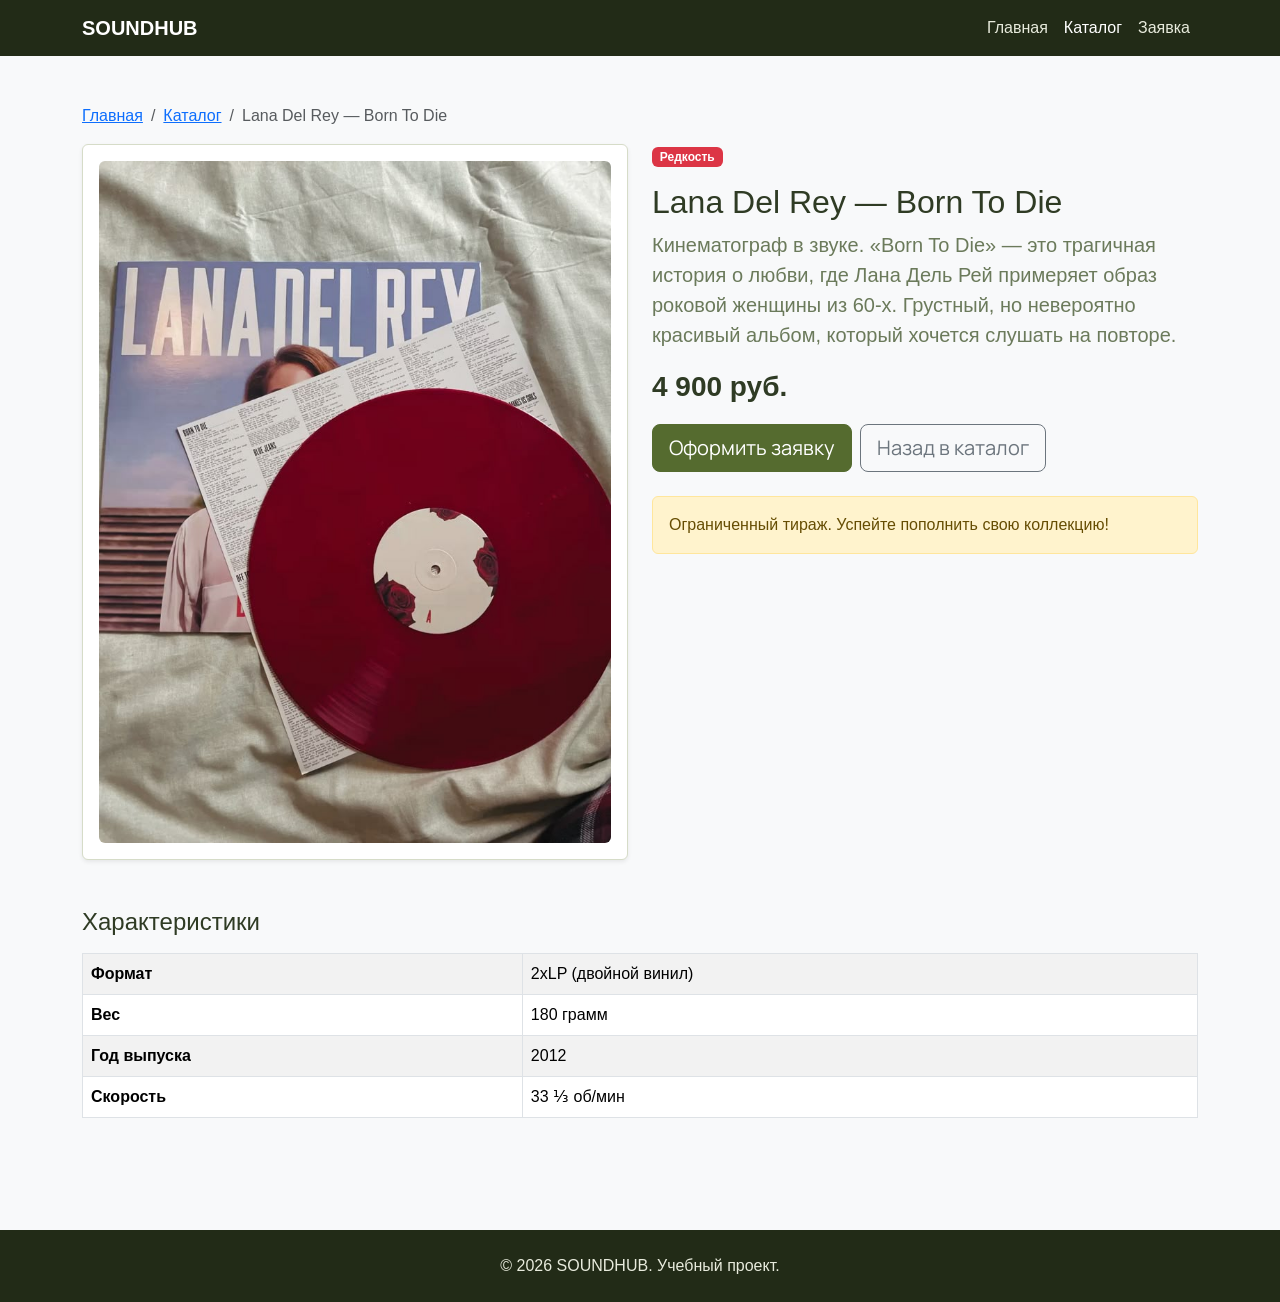
<file: product-lana.html>
<!DOCTYPE html>
<html lang="ru">
<head>

    <link rel="preconnect" href="https://fonts.googleapis.com">
    <link rel="preconnect" href="https://fonts.gstatic.com" crossorigin>
    <link href="https://fonts.googleapis.com/css2?family=Manrope:wght@400;700&display=swap" rel="stylesheet">

  <meta charset="UTF-8">
  <meta name="viewport" content="width=device-width, initial-scale=1.0">
  <title>Lana Del Rey — Born To Die – SOUNDHUB</title>
  <link rel="stylesheet" href="css/bootstrap.css">
  <link rel="stylesheet" href="css/custom.css">
</head>
<body class="bg-light">

  <nav class="navbar navbar-expand-lg navbar-dark bg-dark">
    <div class="container">
      <a class="navbar-brand" href="index.html">SOUNDHUB</a>
      <button class="navbar-toggler" type="button" data-bs-toggle="collapse" data-bs-target="#mainNavbar">
        <span class="navbar-toggler-icon"></span>
      </button>
      <div class="collapse navbar-collapse" id="mainNavbar">
        <ul class="navbar-nav ms-auto">
          <li class="nav-item"><a class="nav-link" href="index.html">Главная</a></li>
          <li class="nav-item"><a class="nav-link active" href="catalog.html">Каталог</a></li>
          <li class="nav-item"><a class="nav-link" href="order.html">Заявка</a></li>
        </ul>
      </div>
    </div>
  </nav>

  <main class="container my-5">
    <nav aria-label="breadcrumb">
      <ol class="breadcrumb">
        <li class="breadcrumb-item"><a href="index.html">Главная</a></li>
        <li class="breadcrumb-item"><a href="catalog.html">Каталог</a></li>
        <li class="breadcrumb-item active" aria-current="page">Lana Del Rey — Born To Die</li>
      </ol>
    </nav>

    <div class="row g-4">
      <div class="col-12 col-lg-6">
        <div class="card shadow-sm h-100 d-flex align-items-center justify-content-center p-3">
          <img src="images/vinil_Lana.jpg" class="img-fluid rounded" alt="Винил Lana Del Rey">
        </div>
      </div>
      
      <div class="col-12 col-lg-6">
        <span class="badge bg-danger mb-3">Редкость</span>
        <h1 class="h2">Lana Del Rey — Born To Die</h1>
        <p class="lead text-muted">Кинематограф в звуке. «Born To Die» — это трагичная история о любви, где Лана Дель Рей примеряет образ роковой женщины из 60-х. Грустный, но невероятно красивый альбом, который хочется слушать на повторе.</p>
        <p class="fs-3 fw-bold">4 900 руб.</p>
        <div class="d-flex gap-2 mb-4">
          <a class="btn btn-primary btn-lg" href="order.html">Оформить заявку</a>
          <a class="btn btn-outline-secondary btn-lg" href="catalog.html">Назад в каталог</a>
        </div>
        <div class="alert alert-warning" role="alert">
          Ограниченный тираж. Успейте пополнить свою коллекцию!
        </div>
      </div>
    </div>

    <section class="mt-5">
      <h2 class="h4 mb-3">Характеристики</h2>
      <div class="table-responsive">
        <table class="table table-striped table-bordered align-middle">
          <tbody>
            <tr><th>Формат</th><td>2xLP (двойной винил)</td></tr>
            <tr><th>Вес</th><td>180 грамм</td></tr>
            <tr><th>Год выпуска</th><td>2012</td></tr>
            <tr><th>Скорость</th><td>33 ⅓ об/мин</td></tr>
          </tbody>
        </table>
      </div>
    </section>
  </main>

  <footer class="bg-dark text-white py-4 mt-5">
    <div class="container text-center">
      <p class="mb-0">&copy; 2026 SOUNDHUB. Учебный проект.</p>
    </div>
  </footer>

  <script src="css/js/bootstrap.bundle.min.js"></script>
</body>
</html>
</file>
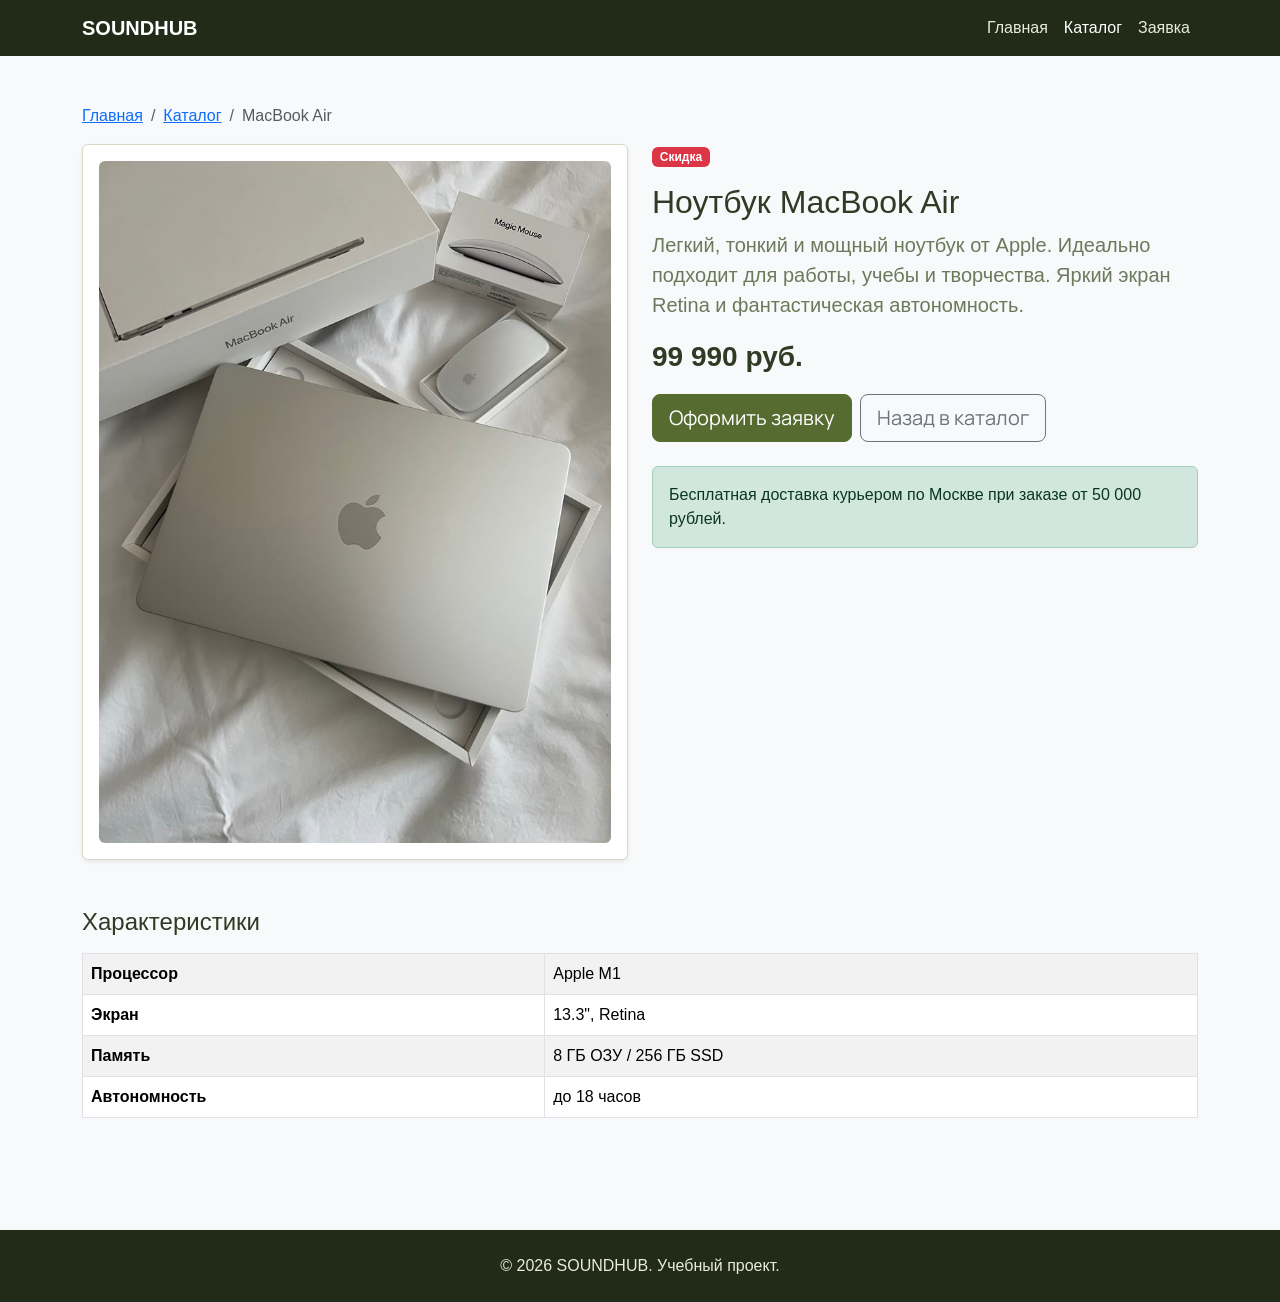
<file: product-macbook.html>
<!DOCTYPE html>
<html lang="ru">
<head>

    <link rel="preconnect" href="https://fonts.googleapis.com">
    <link rel="preconnect" href="https://fonts.gstatic.com" crossorigin>
    <link href="https://fonts.googleapis.com/css2?family=Manrope:wght@400;700&display=swap" rel="stylesheet">

  <meta charset="UTF-8">
  <meta name="viewport" content="width=device-width, initial-scale=1.0">
  <title>MacBook Air – SOUNDHUB</title>
  <link rel="stylesheet" href="css/bootstrap.css">
  <link rel="stylesheet" href="css/custom.css">
</head>
<body class="bg-light">

  <nav class="navbar navbar-expand-lg navbar-dark bg-dark">
    <div class="container">
      <a class="navbar-brand" href="index.html">SOUNDHUB</a>
      <button class="navbar-toggler" type="button" data-bs-toggle="collapse" data-bs-target="#mainNavbar">
        <span class="navbar-toggler-icon"></span>
      </button>
      <div class="collapse navbar-collapse" id="mainNavbar">
        <ul class="navbar-nav ms-auto">
          <li class="nav-item"><a class="nav-link" href="index.html">Главная</a></li>
          <li class="nav-item"><a class="nav-link active" href="catalog.html">Каталог</a></li>
          <li class="nav-item"><a class="nav-link" href="order.html">Заявка</a></li>
        </ul>
      </div>
    </div>
  </nav>

  <main class="container my-5">
    <nav aria-label="breadcrumb">
      <ol class="breadcrumb">
        <li class="breadcrumb-item"><a href="index.html">Главная</a></li>
        <li class="breadcrumb-item"><a href="catalog.html">Каталог</a></li>
        <li class="breadcrumb-item active" aria-current="page">MacBook Air</li>
      </ol>
    </nav>

    <div class="row g-4">
      <div class="col-12 col-lg-6">
        <div class="card shadow-sm h-100 d-flex align-items-center justify-content-center p-3">
          <img src="images/MacBookAir.jpg" class="img-fluid rounded" alt="Ноутбук MacBook Air">
        </div>
      </div>
      
      <div class="col-12 col-lg-6">
        <span class="badge bg-danger mb-3">Скидка</span>
        <h1 class="h2">Ноутбук MacBook Air</h1>
        <p class="lead text-muted">Легкий, тонкий и мощный ноутбук от Apple. Идеально подходит для работы, учебы и творчества. Яркий экран Retina и фантастическая автономность.</p>
        <p class="fs-3 fw-bold">99 990 руб.</p>
        <div class="d-flex gap-2 mb-4">
          <a class="btn btn-primary btn-lg" href="order.html">Оформить заявку</a>
          <a class="btn btn-outline-secondary btn-lg" href="catalog.html">Назад в каталог</a>
        </div>
        <div class="alert alert-success" role="alert">
          Бесплатная доставка курьером по Москве при заказе от 50 000 рублей.
        </div>
      </div>
    </div>

    <section class="mt-5">
      <h2 class="h4 mb-3">Характеристики</h2>
      <div class="table-responsive">
        <table class="table table-striped table-bordered align-middle">
          <tbody>
            <tr><th>Процессор</th><td>Apple M1</td></tr>
            <tr><th>Экран</th><td>13.3", Retina</td></tr>
            <tr><th>Память</th><td>8 ГБ ОЗУ / 256 ГБ SSD</td></tr>
            <tr><th>Автономность</th><td>до 18 часов</td></tr>
          </tbody>
        </table>
      </div>
    </section>
  </main>

  <footer class="bg-dark text-white py-4 mt-5">
    <div class="container text-center">
      <p class="mb-0">&copy; 2026 SOUNDHUB. Учебный проект.</p>
    </div>
  </footer>

  <script src="css/js/bootstrap.bundle.min.js"></script>
</body>
</html>
</file>
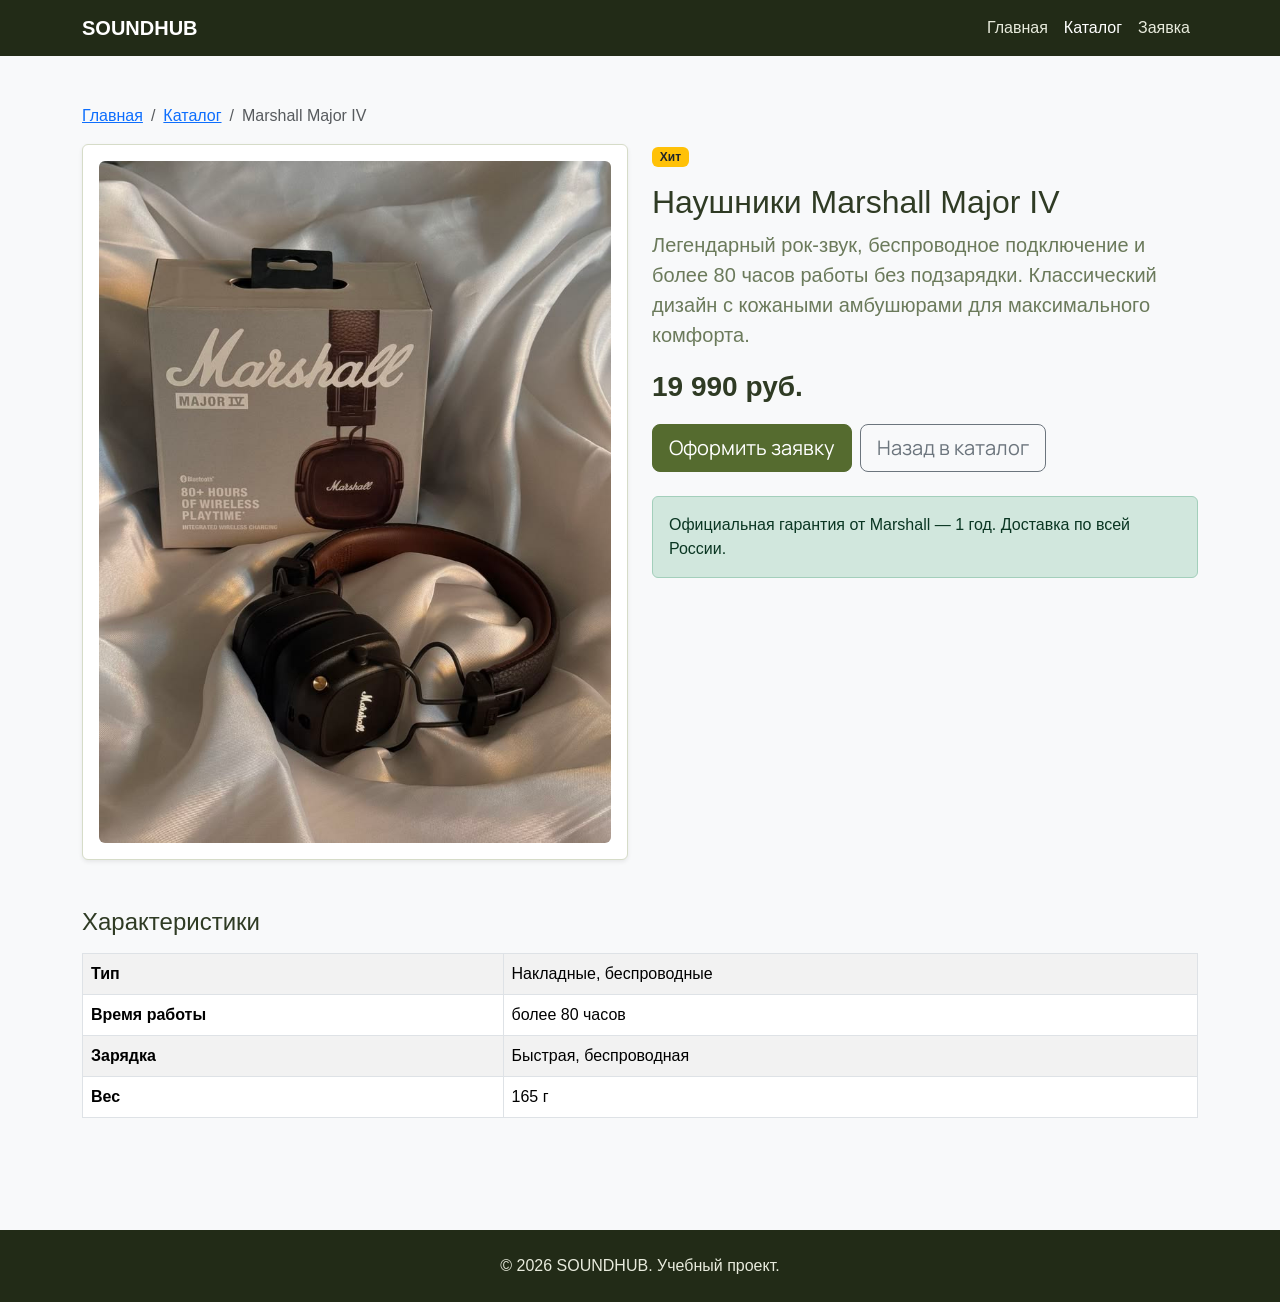
<file: product-marshall.html>
<!DOCTYPE html>
<html lang="ru">
<head>

    <link rel="preconnect" href="https://fonts.googleapis.com">
    <link rel="preconnect" href="https://fonts.gstatic.com" crossorigin>
    <link href="https://fonts.googleapis.com/css2?family=Manrope:wght@400;700&display=swap" rel="stylesheet">

  <meta charset="UTF-8">
  <meta name="viewport" content="width=device-width, initial-scale=1.0">
  <title>Marshall Major IV – SOUNDHUB</title>
  <link rel="stylesheet" href="css/bootstrap.css">
  <link rel="stylesheet" href="css/custom.css">
</head>
<body class="bg-light">

  <nav class="navbar navbar-expand-lg navbar-dark bg-dark">
    <div class="container">
      <a class="navbar-brand" href="index.html">SOUNDHUB</a>
      <button class="navbar-toggler" type="button" data-bs-toggle="collapse" data-bs-target="#mainNavbar">
        <span class="navbar-toggler-icon"></span>
      </button>
      <div class="collapse navbar-collapse" id="mainNavbar">
        <ul class="navbar-nav ms-auto">
          <li class="nav-item"><a class="nav-link" href="index.html">Главная</a></li>
          <li class="nav-item"><a class="nav-link active" href="catalog.html">Каталог</a></li>
          <li class="nav-item"><a class="nav-link" href="order.html">Заявка</a></li>
        </ul>
      </div>
    </div>
  </nav>

  <main class="container my-5">
    <nav aria-label="breadcrumb">
      <ol class="breadcrumb">
        <li class="breadcrumb-item"><a href="index.html">Главная</a></li>
        <li class="breadcrumb-item"><a href="catalog.html">Каталог</a></li>
        <li class="breadcrumb-item active" aria-current="page">Marshall Major IV</li>
      </ol>
    </nav>

    <div class="row g-4">
      <div class="col-12 col-lg-6">
        <div class="card shadow-sm h-100 d-flex align-items-center justify-content-center p-3">
          <img src="images/marshal.jpg" class="img-fluid rounded" alt="Наушники Marshall Major IV">
        </div>
      </div>
      
      <div class="col-12 col-lg-6">
        <span class="badge bg-warning text-dark mb-3">Хит</span>
        <h1 class="h2">Наушники Marshall Major IV</h1>
        <p class="lead text-muted">Легендарный рок-звук, беспроводное подключение и более 80 часов работы без подзарядки. Классический дизайн с кожаными амбушюрами для максимального комфорта.</p>
        <p class="fs-3 fw-bold">19 990 руб.</p>
        <div class="d-flex gap-2 mb-4">
          <a class="btn btn-primary btn-lg" href="order.html">Оформить заявку</a>
          <a class="btn btn-outline-secondary btn-lg" href="catalog.html">Назад в каталог</a>
        </div>
        <div class="alert alert-success" role="alert">
          Официальная гарантия от Marshall — 1 год. Доставка по всей России.
        </div>
      </div>
    </div>

    <section class="mt-5">
      <h2 class="h4 mb-3">Характеристики</h2>
      <div class="table-responsive">
        <table class="table table-striped table-bordered align-middle">
          <tbody>
            <tr><th>Тип</th><td>Накладные, беспроводные</td></tr>
            <tr><th>Время работы</th><td>более 80 часов</td></tr>
            <tr><th>Зарядка</th><td>Быстрая, беспроводная</td></tr>
            <tr><th>Вес</th><td>165 г</td></tr>
          </tbody>
        </table>
      </div>
    </section>
  </main>

  <footer class="bg-dark text-white py-4 mt-5">
    <div class="container text-center">
      <p class="mb-0">&copy; 2026 SOUNDHUB. Учебный проект.</p>
    </div>
  </footer>

  <script src="css/js/bootstrap.bundle.min.js"></script>
</body>
</html>
</file>
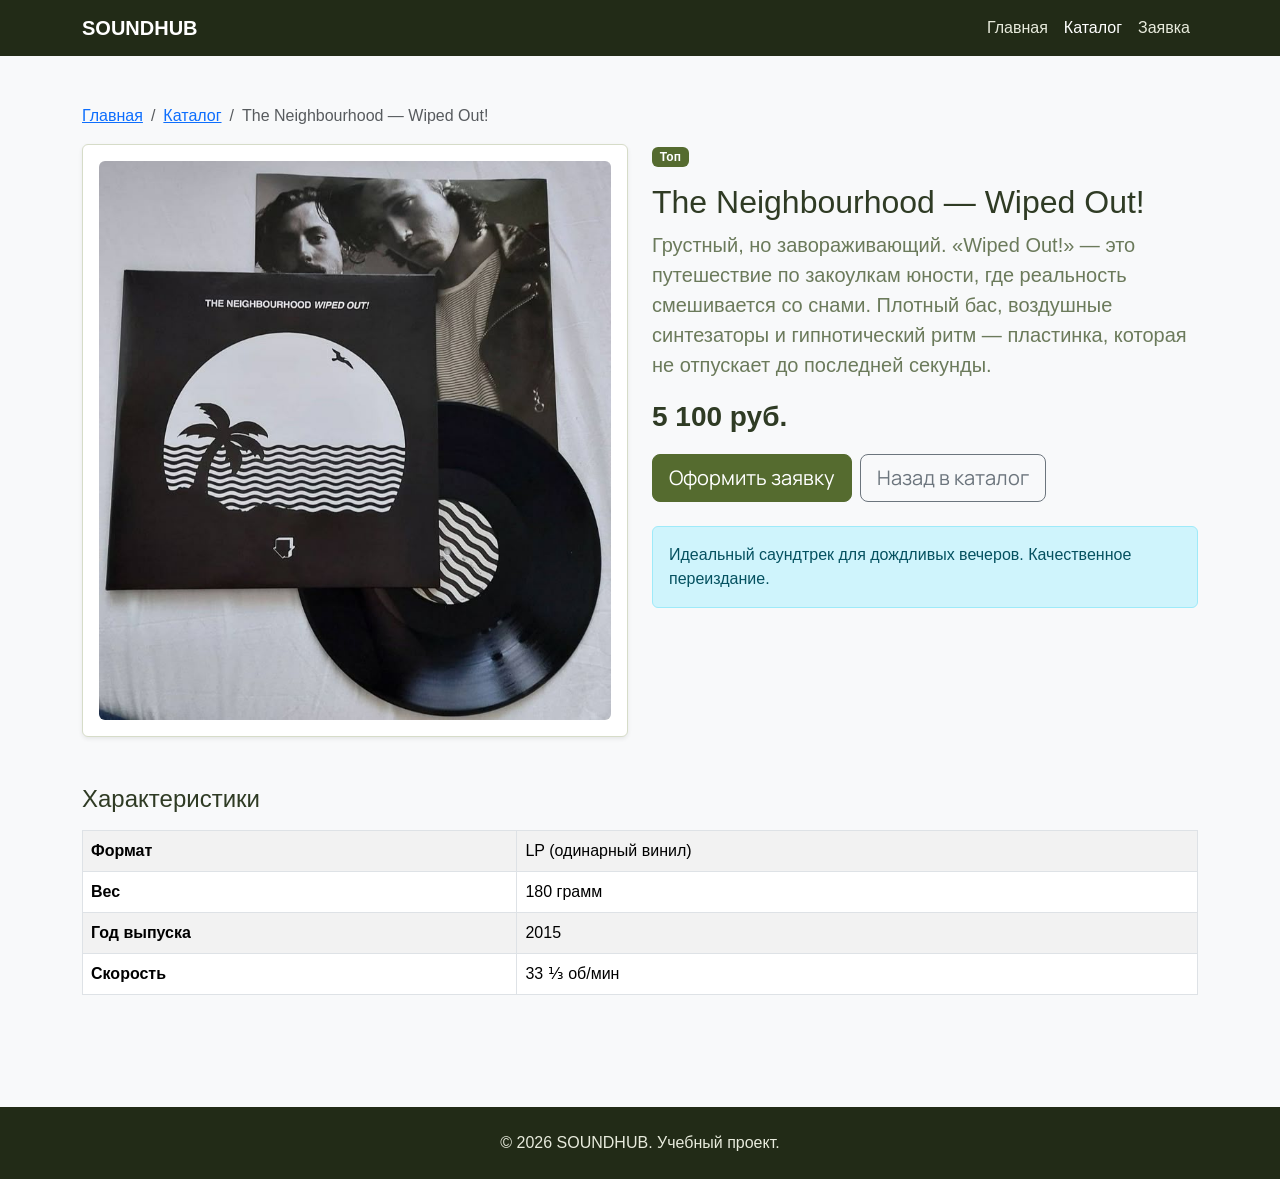
<file: product-neighbourhood.html>
<!DOCTYPE html>
<html lang="ru">
<head>

    <link rel="preconnect" href="https://fonts.googleapis.com">
    <link rel="preconnect" href="https://fonts.gstatic.com" crossorigin>
    <link href="https://fonts.googleapis.com/css2?family=Manrope:wght@400;700&display=swap" rel="stylesheet">

  <meta charset="UTF-8">
  <meta name="viewport" content="width=device-width, initial-scale=1.0">
  <title>The Neighbourhood — Wiped Out! – SOUNDHUB</title>
  <link rel="stylesheet" href="css/bootstrap.css">
  <link rel="stylesheet" href="css/custom.css">
</head>
<body class="bg-light">

  <nav class="navbar navbar-expand-lg navbar-dark bg-dark">
    <div class="container">
      <a class="navbar-brand" href="index.html">SOUNDHUB</a>
      <button class="navbar-toggler" type="button" data-bs-toggle="collapse" data-bs-target="#mainNavbar">
        <span class="navbar-toggler-icon"></span>
      </button>
      <div class="collapse navbar-collapse" id="mainNavbar">
        <ul class="navbar-nav ms-auto">
          <li class="nav-item"><a class="nav-link" href="index.html">Главная</a></li>
          <li class="nav-item"><a class="nav-link active" href="catalog.html">Каталог</a></li>
          <li class="nav-item"><a class="nav-link" href="order.html">Заявка</a></li>
        </ul>
      </div>
    </div>
  </nav>

  <main class="container my-5">
    <nav aria-label="breadcrumb">
      <ol class="breadcrumb">
        <li class="breadcrumb-item"><a href="index.html">Главная</a></li>
        <li class="breadcrumb-item"><a href="catalog.html">Каталог</a></li>
        <li class="breadcrumb-item active" aria-current="page">The Neighbourhood — Wiped Out!</li>
      </ol>
    </nav>

    <div class="row g-4">
      <div class="col-12 col-lg-6">
        <div class="card shadow-sm h-100 d-flex align-items-center justify-content-center p-3">
          <img src="images/vinil_Neighbourhood.jpg" class="img-fluid rounded" alt="Винил The Neighbourhood">
        </div>
      </div>
      
      <div class="col-12 col-lg-6">
        <span class="badge bg-success mb-3">Топ</span>
        <h1 class="h2">The Neighbourhood — Wiped Out!</h1>
        <p class="lead text-muted">Грустный, но завораживающий. «Wiped Out!» — это путешествие по закоулкам юности, где реальность смешивается со снами. Плотный бас, воздушные синтезаторы и гипнотический ритм — пластинка, которая не отпускает до последней секунды.</p>
        <p class="fs-3 fw-bold">5 100 руб.</p>
        <div class="d-flex gap-2 mb-4">
          <a class="btn btn-primary btn-lg" href="order.html">Оформить заявку</a>
          <a class="btn btn-outline-secondary btn-lg" href="catalog.html">Назад в каталог</a>
        </div>
        <div class="alert alert-info" role="alert">
          Идеальный саундтрек для дождливых вечеров. Качественное переиздание.
        </div>
      </div>
    </div>

    <section class="mt-5">
      <h2 class="h4 mb-3">Характеристики</h2>
      <div class="table-responsive">
        <table class="table table-striped table-bordered align-middle">
          <tbody>
            <tr><th>Формат</th><td>LP (одинарный винил)</td></tr>
            <tr><th>Вес</th><td>180 грамм</td></tr>
            <tr><th>Год выпуска</th><td>2015</td></tr>
            <tr><th>Скорость</th><td>33 ⅓ об/мин</td></tr>
          </tbody>
        </table>
      </div>
    </section>
  </main>

  <footer class="bg-dark text-white py-4 mt-5">
    <div class="container text-center">
      <p class="mb-0">&copy; 2026 SOUNDHUB. Учебный проект.</p>
    </div>
  </footer>

  <script src="css/js/bootstrap.bundle.min.js"></script>
</body>
</html>
</file>
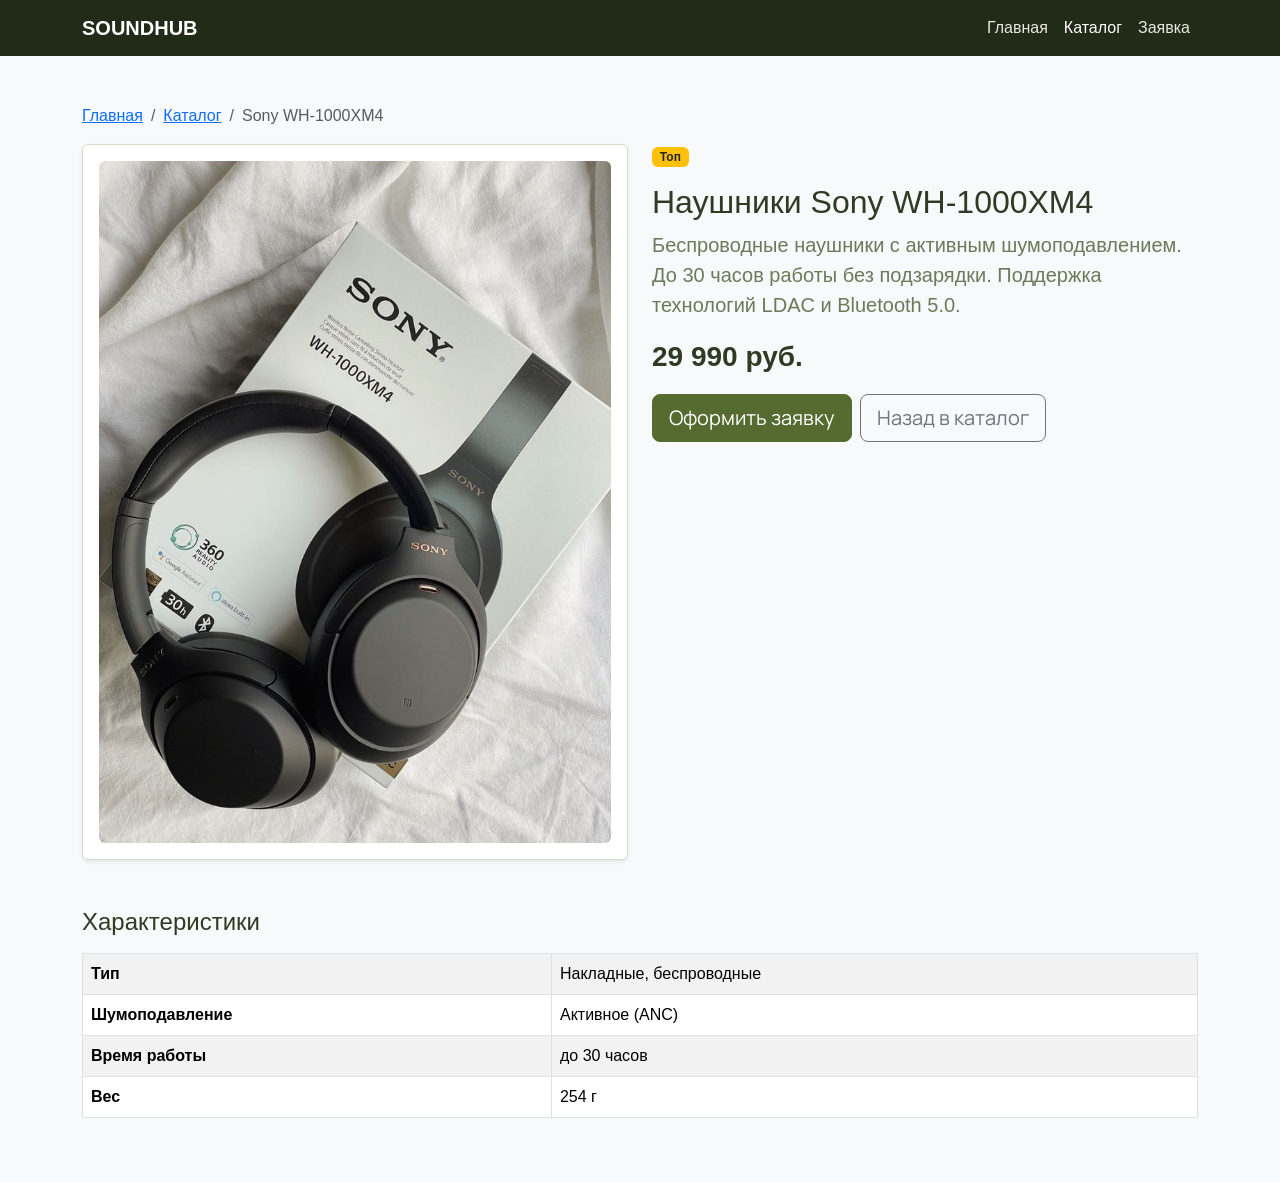
<file: product-sony.html>
<!DOCTYPE html>
<html lang="ru">
<head>

  <link rel="preconnect" href="https://fonts.googleapis.com">
  <link rel="preconnect" href="https://fonts.gstatic.com" crossorigin>
  <link href="https://fonts.googleapis.com/css2?family=Manrope:wght@400;700&display=swap" rel="stylesheet">

  <meta charset="UTF-8">
  <meta name="viewport" content="width=device-width, initial-scale=1.0">
  <title>Sony WH-1000XM4 – SOUNDHUB</title>
  <link rel="stylesheet" href="css/bootstrap.css">
  <link rel="stylesheet" href="css/custom.css">
</head>
<body class="bg-light">

  <nav class="navbar navbar-expand-lg navbar-dark bg-dark">
    <div class="container">
      <a class="navbar-brand" href="index.html">SOUNDHUB</a>
      <div class="collapse navbar-collapse" id="mainNavbar">
        <ul class="navbar-nav ms-auto">
          <li class="nav-item"><a class="nav-link" href="index.html">Главная</a></li>
          <li class="nav-item"><a class="nav-link active" href="catalog.html">Каталог</a></li>
          <li class="nav-item"><a class="nav-link" href="order.html">Заявка</a></li>
        </ul>
      </div>
    </div>
  </nav>

  <main class="container my-5">
    <nav aria-label="breadcrumb">
      <ol class="breadcrumb">
        <li class="breadcrumb-item"><a href="index.html">Главная</a></li>
        <li class="breadcrumb-item"><a href="catalog.html">Каталог</a></li>
        <li class="breadcrumb-item active" aria-current="page">Sony WH-1000XM4</li>
      </ol>
    </nav>

    <div class="row g-4">
      <div class="col-12 col-lg-6">
        <div class="card shadow-sm h-100 d-flex align-items-center justify-content-center p-3">
          <img src="images/SONY.jpg" class="img-fluid rounded" alt="Наушники Sony">
        </div>
      </div>
      
      <div class="col-12 col-lg-6">
        <span class="badge bg-warning text-dark mb-3">Топ</span>
        <h1 class="h2">Наушники Sony WH-1000XM4</h1>
        <p class="lead text-muted">Беспроводные наушники с активным шумоподавлением. До 30 часов работы без подзарядки. Поддержка технологий LDAC и Bluetooth 5.0.</p>
        <p class="fs-3 fw-bold">29 990 руб.</p>
        <div class="d-flex gap-2 mb-4">
          <a class="btn btn-primary btn-lg" href="order.html">Оформить заявку</a>
          <a class="btn btn-outline-secondary btn-lg" href="catalog.html">Назад в каталог</a>
        </div>
      </div>
    </div>

    <section class="mt-5">
      <h2 class="h4 mb-3">Характеристики</h2>
      <div class="table-responsive">
        <table class="table table-striped table-bordered align-middle">
          <tbody>
            <tr><th>Тип</th><td>Накладные, беспроводные</td></tr>
            <tr><th>Шумоподавление</th><td>Активное (ANC)</td></tr>
            <tr><th>Время работы</th><td>до 30 часов</td></tr>
            <tr><th>Вес</th><td>254 г</td></tr>
          </tbody>
        </table>
      </div>
    </section>
  </main>

  <script src="css/js/bootstrap.bundle.min.js"></script>
</body>
</html>
</file>
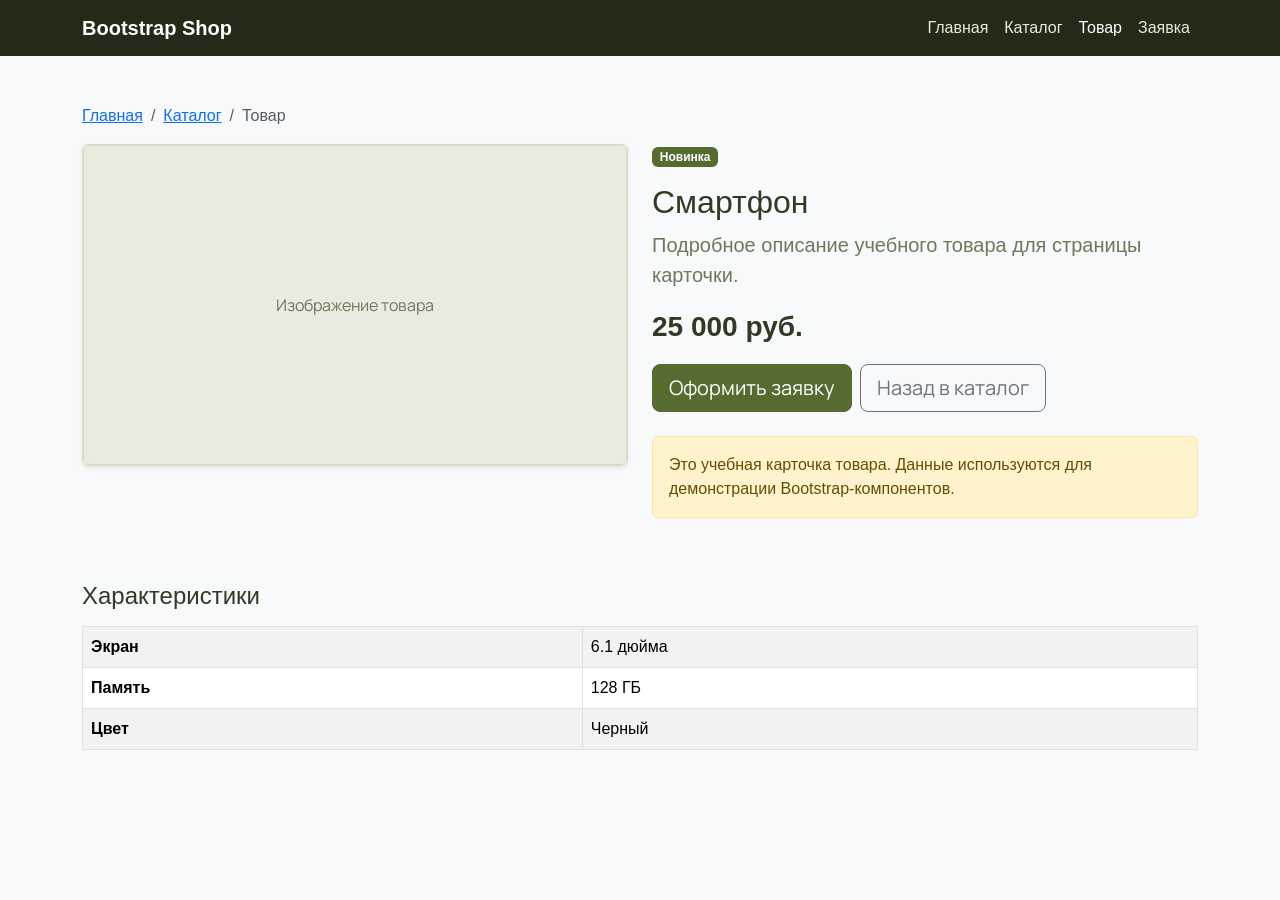
<file: product.html>
<!DOCTYPE html>
<html lang="ru">
<head>

  <link rel="preconnect" href="https://fonts.googleapis.com">
  <link rel="preconnect" href="https://fonts.gstatic.com" crossorigin>
  <link href="https://fonts.googleapis.com/css2?family=Manrope:wght@400;700&display=swap" rel="stylesheet">

  <meta charset="UTF-8">
  <meta name="viewport" content="width=device-width, initial-scale=1.0">
  <title>Товар – Bootstrap Shop</title>
  <link rel="stylesheet" href="css/bootstrap.css">
  <link rel="stylesheet" href="css/custom.css">
</head>
<body class="bg-light">

  <nav class="navbar navbar-expand-lg navbar-dark bg-dark">
    <div class="container">
      <a class="navbar-brand" href="index.html">Bootstrap Shop</a>
      <button class="navbar-toggler" type="button" data-bs-toggle="collapse" data-bs-target="#mainNavbar">
        <span class="navbar-toggler-icon"></span>
      </button>
      <div class="collapse navbar-collapse" id="mainNavbar">
        <ul class="navbar-nav ms-auto">
          <li class="nav-item"><a class="nav-link" href="index.html">Главная</a></li>
          <li class="nav-item"><a class="nav-link" href="catalog.html">Каталог</a></li>
          <li class="nav-item"><a class="nav-link active" href="product.html">Товар</a></li>
          <li class="nav-item"><a class="nav-link" href="order.html">Заявка</a></li>
        </ul>
      </div>
    </div>
  </nav>

  <main class="container my-5">
    <nav aria-label="breadcrumb">
      <ol class="breadcrumb">
        <li class="breadcrumb-item"><a href="index.html">Главная</a></li>
        <li class="breadcrumb-item"><a href="catalog.html">Каталог</a></li>
        <li class="breadcrumb-item active" aria-current="page">Товар</li>
      </ol>
    </nav>

    <div class="row g-4">
      <div class="col-12 col-lg-6">
        <div class="card shadow-sm">
          <div class="placeholder-image bg-white border rounded d-flex align-items-center justify-content-center">
            <span class="text-muted">Изображение товара</span>
          </div>
        </div>
      </div>
      
      <div class="col-12 col-lg-6">
        <span class="badge bg-success mb-3">Новинка</span>
        <h1 class="h2">Смартфон</h1>
        <p class="lead text-muted">Подробное описание учебного товара для страницы карточки.</p>
        <p class="fs-3 fw-bold">25 000 руб.</p>
        <div class="d-flex gap-2 mb-4">
          <a class="btn btn-primary btn-lg" href="order.html">Оформить заявку</a>
          <a class="btn btn-outline-secondary btn-lg" href="catalog.html">Назад в каталог</a>
        </div>
        <div class="alert alert-warning" role="alert">
          Это учебная карточка товара. Данные используются для демонстрации Bootstrap-компонентов.
        </div>
      </div>
    </div>

    <section class="mt-5">
      <h2 class="h4 mb-3">Характеристики</h2>
      <div class="table-responsive">
        <table class="table table-striped table-bordered align-middle">
          <tbody>
            <tr><th>Экран</th><td>6.1 дюйма</td></tr>
            <tr><th>Память</th><td>128 ГБ</td></tr>
            <tr><th>Цвет</th><td>Черный</td></tr>
          </tbody>
        </table>
      </div>
    </section>
  </main>

  <script src="css/js/bootstrap.bundle.min.js"></script>
</body>
</html>
</file>
<file: css/custom.css>
/* =========================================
    Переменные
   ========================================= */
:root {
  --color-bg: #F8F9F3;
  --color-text: #2F3B24;
  --color-muted: #6B7A5B;
  --color-primary: #556B2F;
  --color-primary-dark: #3F4E22;
  --color-border: #D6DCC8;
  --color-surface: #222B17;
  --color-surface-accent: #E8EBDD;
  --color-white: #ffffff;

  --bs-font-sans-serif: 'Manrope', -apple-system, BlinkMacSystemFont, 'Segoe UI', Roboto, 'Helvetica Neue', Arial, sans-serif;
}

/* =========================================
    каркас страницы
   ========================================= */
   
body, .btn, .form-control, .form-select, .dropdown-menu, .modal-title, .card {
  font-family: var(--bs-font-sans-serif);
}

body {
  min-height: 100vh;
  display: flex;
  flex-direction: column;
  background-color: var(--color-bg) !important; /* Перебиваем bg-light Bootstrap */
  color: var(--color-text);
  font-family: Arial, sans-serif;
}

main {
  flex: 1;
}

.placeholder-image {
  min-height: 320px;
  background-color: var(--color-surface-accent) !important;
  color: var(--color-muted) !important;
  border-color: var(--color-border) !important;
}

.card-img-top {
  height: 300px;
  object-fit: contain;
  background-color: var(--color-surface-accent);
  object-fit: cover;
  padding: 10px;
}

/* =========================================
    Шапка
   ========================================= */
.navbar.bg-dark {
  background-color: var(--color-surface) !important;
}

.navbar-brand {
  color: var(--color-white) !important;
  font-weight: bold;
}

.navbar-nav .nav-link {
  color: var(--color-surface-accent) !important;
}

.navbar-nav .nav-link:hover,
.navbar-nav .nav-link.active {
  color: var(--color-white) !important;
}

/* =========================================
    Кнопки
   ========================================= */

.btn-primary {
  background-color: var(--color-primary) !important;
  border-color: var(--color-primary) !important;
  color: var(--color-white) !important;
}

.btn-primary:hover,
.btn-primary:focus,
.btn-primary:active {
  background-color: var(--color-primary-dark) !important;
  border-color: var(--color-primary-dark) !important;
}

.btn-outline-primary {
  color: var(--color-primary) !important;
  border-color: var(--color-primary) !important;
}

.btn-outline-primary:hover,
.btn-outline-primary:active {
  background-color: var(--color-primary) !important;
  color: var(--color-white) !important;
}

/* =========================================
  Карточки
   ========================================= */

.card {
  border-color: var(--color-border) !important;
  background-color: var(--color-white);
}

.card-title {
  color: var(--color-text);
}

.bg-success {
  background-color: var(--color-primary) !important;
}

.text-muted {
  color: var(--color-muted) !important;
}

/* =========================================
    Подвал
   ========================================= */

footer.bg-dark {
  background-color: var(--color-surface) !important;
  color: var(--color-surface-accent) !important;
}

/* =========================================
   Адаптация под мобильные телефоны
   ========================================= */
   
@media (max-width: 768px) {

  .container {
    padding-left: 15px;
    padding-right: 15px;
  }

  h1, .display-5 {
    font-size: 2rem !important;
  }
  h2 {
    font-size: 1.5rem !important;
  }

  .hero-actions .btn,
  .d-flex.gap-2 .btn {
    width: 100%;
    margin-bottom: 10px;
  }

  body {
    overflow-x: hidden;
  }

  .card-img-top {
    height: 250px;
  }

  .card-text {
    font-size: 0.95rem;
  }
}
</file>
